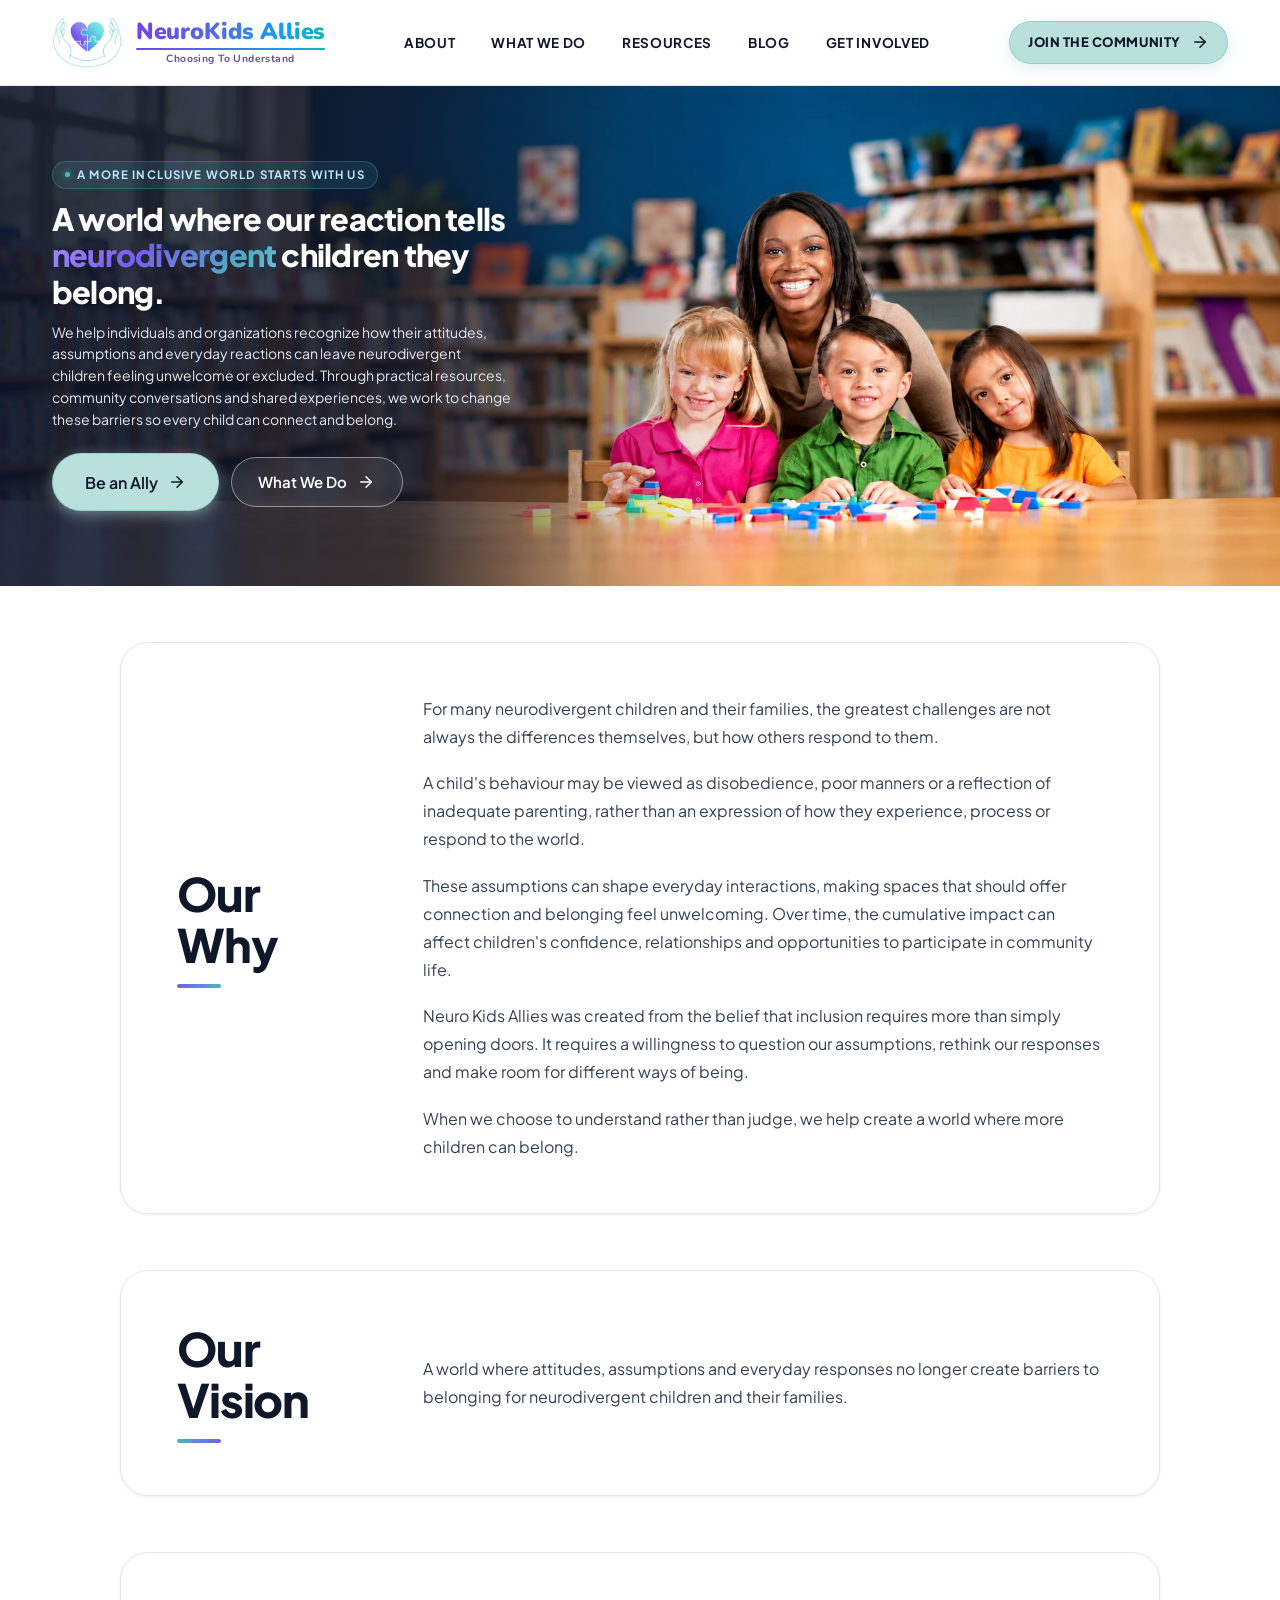
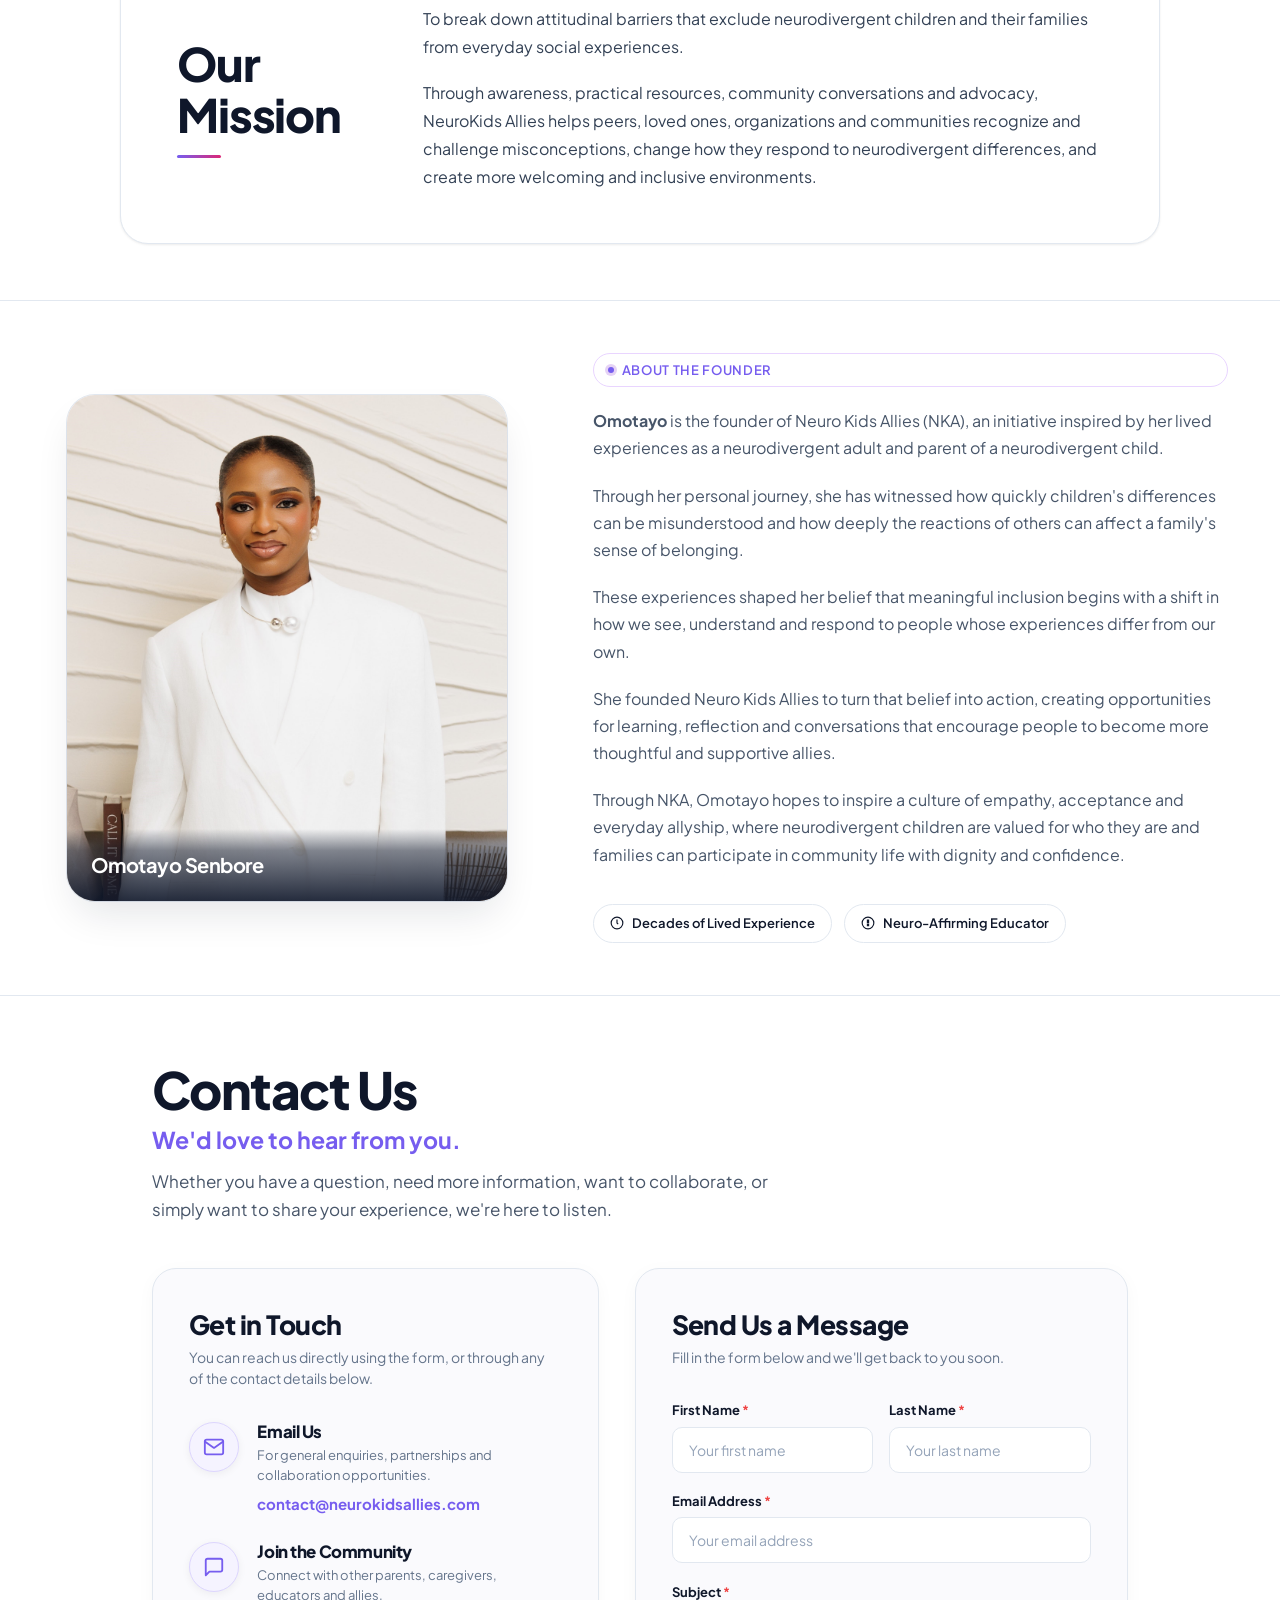
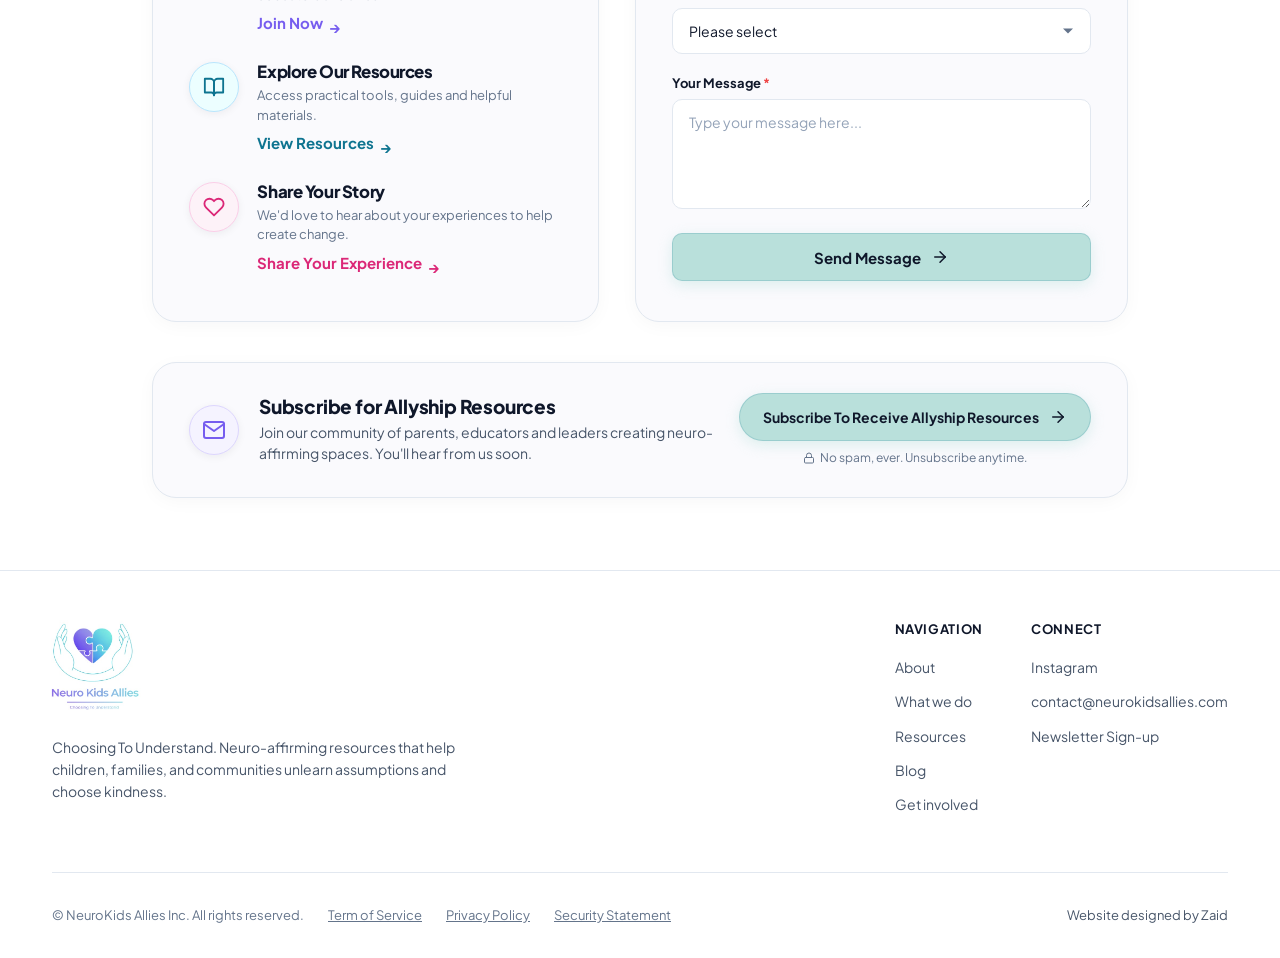
<file: index.html>
<!DOCTYPE html>
<html lang="en">

<head>
  <meta charset="UTF-8">
  <meta name="viewport" content="width=device-width, initial-scale=1.0">
  <title>NeuroKids Allies | Choosing To Understand</title>

  <meta name="description"
    content="Neuro-affirming resources that help children and adults understand peer differences, unlearn assumptions, and choose kindness. Founded by Omotayo Senbore.">
  <meta name="keywords"
    content="neurodiversity, empathy for kids, allyship, inclusive education, neuro-affirming resources, Omotayo Senbore, NeuroKids Allies, Hamilton Ontario">
  <meta name="author" content="NeuroKids Allies Inc.">

  <!-- Open Graph / Social Meta -->
  <meta property="og:type" content="website">
  <meta property="og:title" content="NeuroKids Allies | Choosing To Understand">
  <meta property="og:description"
    content="Neuro-affirming resources that help children and adults understand peer differences, unlearn assumptions, and choose kindness.">
  <meta property="og:image" content="Images/hero-library-kids.png">
  <meta name="twitter:card" content="summary_large_image">

  <!-- Favicon -->
  <link rel="icon" type="image/png" href="Images/favicon.png">

  <!-- Modern Typography (Plus Jakarta Sans, Nunito, Caveat) -->
  <link rel="preconnect" href="https://fonts.googleapis.com">
  <link rel="preconnect" href="https://fonts.gstatic.com" crossorigin>
  <link
    href="https://fonts.googleapis.com/css2?family=Caveat:wght@700&family=Nunito:wght@700;800;900&family=Plus+Jakarta+Sans:wght@400;500;600;700;800&display=swap"
    rel="stylesheet">

  <!-- Stylesheet -->
  <link rel="stylesheet" href="styles.css?v=6.9">
</head>

<body>
  <!-- Accessible Skip Navigation -->
  <a href="#main-content" class="skip-link">Skip to main content</a>

  <!-- =========================================================================
       STICKY HEADER & NAVIGATION
       ========================================================================= -->
  <header class="header" role="banner">
    <div class="container header-container">
      <a href="#hero" class="brand-logo-link" aria-label="NeuroKids Allies Homepage">
        <img src="Images/only logo no text.png" alt="NeuroKids Allies emblem" class="brand-logo-icon" width="70"
          height="52">
        <div class="brand-text-block">
          <span class="brand-name">NeuroKids Allies</span>
          <span class="brand-divider-line" aria-hidden="true"></span>
          <span class="brand-tagline">Choosing To Understand</span>
        </div>
      </a>

      <!-- Desktop Navigation Menu -->
      <nav class="nav-menu" aria-label="Main Navigation">
        <a href="#about" class="nav-link">About</a>
        <a href="what-we-do.html" class="nav-link">What we do</a>
        <a href="resources.html" class="nav-link">Resources</a>
        <a href="blog.html" class="nav-link">Blog</a>
        <a href="#get-involved" class="nav-link">Get involved</a>
      </nav>

      <!-- Header Action -->
      <div class="nav-actions">
        <a href="https://preview.mailerlite.io/forms/2009995/176619972987978844/share" target="_blank"
          rel="noopener noreferrer" class="btn btn-primary btn-sm nav-cta-btn">
          <span>JOIN THE COMMUNITY</span>
          <svg class="btn-icon" viewBox="0 0 24 24" fill="none" stroke="currentColor" stroke-width="2"
            stroke-linecap="round" stroke-linejoin="round" aria-hidden="true">
            <line x1="5" y1="12" x2="19" y2="12"></line>
            <polyline points="12 5 19 12 12 19"></polyline>
          </svg>
        </a>

        <!-- Mobile Toggle Button -->
        <button id="mobile-toggle" class="mobile-toggle" aria-label="Toggle navigation menu" aria-expanded="false"
          aria-controls="mobile-drawer">
          <svg class="hamburger-icon" viewBox="0 0 24 24" fill="none" stroke="currentColor" stroke-width="2"
            stroke-linecap="round" stroke-linejoin="round" aria-hidden="true">
            <line x1="3" y1="12" x2="21" y2="12"></line>
            <line x1="3" y1="6" x2="21" y2="6"></line>
            <line x1="3" y1="18" x2="21" y2="18"></line>
          </svg>
        </button>
      </div>
    </div>

    <!-- Mobile Slide-Down Drawer -->
    <div id="mobile-drawer" class="mobile-drawer" aria-label="Mobile Navigation">
      <ul class="mobile-nav-list">
        <li><a href="#about" class="mobile-nav-link">About</a></li>
        <li><a href="what-we-do.html" class="mobile-nav-link">What we do</a></li>
        <li><a href="resources.html" class="mobile-nav-link">Resources</a></li>
        <li><a href="blog.html" class="mobile-nav-link">Blog</a></li>
        <li><a href="#get-involved" class="mobile-nav-link">Get involved</a></li>
      </ul>
      <div class="mobile-cta-wrapper">
        <a href="https://preview.mailerlite.io/forms/2009995/176619972987978844/share" target="_blank"
          rel="noopener noreferrer" class="btn btn-primary btn-lg" style="width: 100%;">
          <span>JOIN THE COMMUNITY</span>
          <svg class="btn-icon" viewBox="0 0 24 24" fill="none" stroke="currentColor" stroke-width="2"
            aria-hidden="true">
            <line x1="5" y1="12" x2="19" y2="12"></line>
            <polyline points="12 5 19 12 12 19"></polyline>
          </svg>
        </a>
      </div>
    </div>
  </header>

  <main id="main-content">
    <!-- =========================================================================
         HERO SECTION — FULL-WIDTH BACKGROUND PHOTO WITH DARK GRADIENT OVERLAY
         Visual hierarchy matching reference design: full-width photo, dark overlay,
         bold headline with brand-gradient word, supporting text, two buttons (filled & outlined).
         ========================================================================= -->
    <section id="hero" class="hero-section hero-fullwidth" aria-labelledby="hero-heading">
      <div class="hero-overlay" aria-hidden="true"></div>

      <div class="container hero-container">
        <div class="hero-content">
          <!-- Tagline Kicker Pill -->
          <div class="hero-kicker">
            <span class="hero-kicker-dot"></span>
            <span>A MORE INCLUSIVE WORLD STARTS WITH US</span>
          </div>

          <!-- Bold headline with one word given brand-gradient treatment -->
          <h1 id="hero-heading" class="hero-title">
            A world where our reaction tells <span class="brand-gradient-word">neurodivergent</span> children they
            belong.
          </h1>

          <p class="hero-lead">
            We help individuals and organizations recognize how their attitudes, assumptions and everyday reactions can
            leave neurodivergent children feeling unwelcome or excluded. Through practical resources, community
            conversations and shared experiences, we work to change these barriers so every child can connect and
            belong.
          </p>

          <!-- Two Buttons: One Filled (Brand Purple), One Outlined (White/Semi-transparent) -->
          <div class="hero-actions">
            <a href="https://preview.mailerlite.io/forms/2009995/176619972987978844/share" target="_blank"
              rel="noopener noreferrer" class="btn btn-primary btn-lg hero-btn-filled">
              <span>Be an Ally</span>
              <svg class="btn-icon" viewBox="0 0 24 24" fill="none" stroke="currentColor" stroke-width="2"
                stroke-linecap="round" stroke-linejoin="round" aria-hidden="true">
                <line x1="5" y1="12" x2="19" y2="12"></line>
                <polyline points="12 5 19 12 12 19"></polyline>
              </svg>
            </a>

            <a href="what-we-do.html" class="btn btn-hero-outline btn-lg">
              <span>What We Do</span>
              <svg class="btn-icon" viewBox="0 0 24 24" fill="none" stroke="currentColor" stroke-width="2"
                stroke-linecap="round" stroke-linejoin="round" aria-hidden="true">
                <line x1="5" y1="12" x2="19" y2="12"></line>
                <polyline points="12 5 19 12 12 19"></polyline>
              </svg>
            </a>
          </div>
        </div>
      </div>
    </section>

    <!-- =========================================================================
         OUR WHY SECTION
         ========================================================================= -->
    <section id="why-we-exist" class="section why-section" aria-labelledby="why-heading">
      <span id="about" class="scroll-anchor-alias" aria-hidden="true"></span>
      <div class="container">
        <div class="why-card">
          <!-- Left: Heading -->
          <div class="why-heading-col">
            <h2 id="why-heading" class="why-title">
              <span class="why-title-line">Our</span>
              <span class="why-title-line">Why</span>
            </h2>
          </div>

          <!-- Right: Narrative Body -->
          <div class="why-text-body">
            <p class="why-p">
              For many neurodivergent children and their families, the greatest challenges are not always the
              differences themselves, but how others respond to them.
            </p>
            <p class="why-p">
              A child's behaviour may be viewed as disobedience, poor manners or a reflection of inadequate parenting,
              rather than an expression of how they experience, process or respond to the world.
            </p>
            <p class="why-p">
              These assumptions can shape everyday interactions, making spaces that should offer connection and
              belonging feel unwelcoming. Over time, the cumulative impact can affect children's confidence,
              relationships and opportunities to participate in community life.
            </p>
            <p class="why-p">
              Neuro Kids Allies was created from the belief that inclusion requires more than simply opening doors. It
              requires a willingness to question our assumptions, rethink our responses and make room for different ways
              of being.
            </p>
            <p class="why-p">
              When we choose to understand rather than judge, we help create a world where more children can belong.
            </p>
          </div>
        </div>
      </div>
    </section>

    <!-- Backward compatibility alias for #what-we-do anchor -->
    <span id="what-we-do" class="scroll-anchor-alias" aria-hidden="true"></span>

    <!-- =========================================================================
         OUR VISION SECTION
         ========================================================================= -->
    <section id="our-vision" class="section vision-section" aria-labelledby="vision-heading">
      <span id="vision" class="scroll-anchor-alias" aria-hidden="true"></span>
      <div class="container">
        <div class="statement-card vision-card">
          <!-- Left: Heading -->
          <div class="statement-heading-col">
            <h2 id="vision-heading" class="vision-title">
              <span class="statement-title-line">Our</span>
              <span class="statement-title-line">Vision</span>
            </h2>
          </div>
          <!-- Right: Body -->
          <div class="statement-text-body">
            <p class="vision-lead">
              A world where attitudes, assumptions and everyday responses no longer create barriers to belonging for
              neurodivergent children and their families.
            </p>
          </div>
        </div>
      </div>
    </section>

    <!-- =========================================================================
         OUR MISSION SECTION
         ========================================================================= -->
    <section id="our-mission" class="section mission-section" aria-labelledby="mission-heading">
      <span id="mission" class="scroll-anchor-alias" aria-hidden="true"></span>
      <div class="container">
        <div class="statement-card mission-card">
          <!-- Left: Heading -->
          <div class="statement-heading-col">
            <h2 id="mission-heading" class="mission-title">
              <span class="statement-title-line">Our</span>
              <span class="statement-title-line">Mission</span>
            </h2>
          </div>
          <!-- Right: Body -->
          <div class="statement-text-body">
            <p class="mission-lead">
              To break down attitudinal barriers that exclude neurodivergent children and their families from everyday
              social experiences.
            </p>
            <p class="mission-p">
              Through awareness, practical resources, community conversations and advocacy, NeuroKids Allies helps
              peers, loved ones, organizations and communities recognize and challenge misconceptions, change how they
              respond to neurodivergent differences, and create more welcoming and inclusive environments.
            </p>
          </div>
        </div>
      </div>
    </section>

    <!-- =========================================================================
         ABOUT THE FOUNDER SECTION
         ========================================================================= -->
    <section id="founder" class="section founder-section" aria-labelledby="founder-heading">
      <div class="container">
        <div class="founder-grid">
          <!-- Left: Founder High-Resolution Portrait -->
          <div class="founder-photo-container">
            <div class="founder-photo-card">
              <img src="Images/founder-omotayo-full.jpg"
                alt="Omotayo Senbore, founder of NeuroKids Allies, dressed in an elegant white blazer"
                class="founder-img" width="3094" height="2633" loading="lazy">
              <div class="founder-caption-overlay">
                <h3 class="founder-name-tag">Omotayo Senbore</h3>
              </div>
            </div>
          </div>

          <!-- Right: Authentic Founder Story -->
          <div class="founder-content-wrapper">
            <div class="pill-badge pill-badge-purple">
              <span class="pill-dot"></span>
              <span id="founder-heading">About The Founder</span>
            </div>

            <div class="founder-bio">
              <p class="founder-bio-p">
                <strong>Omotayo</strong> is the founder of Neuro Kids Allies (NKA), an initiative inspired by her lived
                experiences as a neurodivergent adult and parent of a neurodivergent child.
              </p>
              <p class="founder-bio-p">
                Through her personal journey, she has witnessed how quickly children's differences can be misunderstood
                and how deeply the reactions of others can affect a family's sense of belonging.
              </p>
              <p class="founder-bio-p">
                These experiences shaped her belief that meaningful inclusion begins with a shift in how we see,
                understand and respond to people whose experiences differ from our own.
              </p>
              <p class="founder-bio-p">
                She founded Neuro Kids Allies to turn that belief into action, creating opportunities for learning,
                reflection and conversations that encourage people to become more thoughtful and supportive allies.
              </p>
              <p class="founder-bio-p">
                Through NKA, Omotayo hopes to inspire a culture of empathy, acceptance and everyday allyship, where
                neurodivergent children are valued for who they are and families can participate in community life with
                dignity and confidence.
              </p>
            </div>

            <!-- Authentic Meta Badges -->
            <div class="founder-meta-tags">
              <span class="meta-tag">
                <svg width="14" height="14" viewBox="0 0 24 24" fill="none" stroke="currentColor" stroke-width="2"
                  aria-hidden="true">
                  <circle cx="12" cy="12" r="10"></circle>
                  <polyline points="12 6 12 12 14 14"></polyline>
                </svg>
                <span>Decades of Lived Experience</span>
              </span>
              <span class="meta-tag">
                <svg width="14" height="14" viewBox="0 0 24 24" fill="none" stroke="currentColor" stroke-width="2"
                  aria-hidden="true">
                  <path d="M12 2a10 10 0 1 0 10 10A10 10 0 0 0 12 2zm1 14.5h-2v-2h2zm0-4.5h-2V7h2z"></path>
                </svg>
                <span>Neuro-Affirming Educator</span>
              </span>
            </div>
          </div>
        </div>
      </div>
    </section>

    <!-- =========================================================================
         CONTACT US & REACH OUT SECTION (Matching Reference Design)
         ========================================================================= -->
    <section id="contact" class="section contact-section" aria-labelledby="contact-heading">
      <span id="be-an-ally" class="scroll-anchor-alias" aria-hidden="true"></span>
      <div class="container contact-container">

        <!-- 1. Contact Header (Without portrait image or rays icon per request) -->
        <div class="contact-header">
          <h2 id="contact-heading" class="contact-main-title">Contact Us</h2>
          <p class="contact-we-love">We'd love to hear from you.</p>
          <p class="contact-lead-desc">
            Whether you have a question, need more information, want to collaborate, or simply want to share your
            experience, we're here to listen.
          </p>
        </div>

        <!-- 2. Main Two-Column Row (Get in Touch | Send Us a Message) -->
        <div class="contact-main-grid">

          <!-- Left Card: Get in Touch -->
          <div class="contact-card contact-touch-card">
            <h3 class="contact-card-title">Get in Touch</h3>
            <p class="contact-card-subtitle">
              You can reach us directly using the form, or through any of the contact details below.
            </p>

            <div class="contact-channels-list">
              <!-- Channel 1: Email Us -->
              <div class="contact-channel-item">
                <div class="channel-icon-badge badge-purple" aria-hidden="true">
                  <svg width="22" height="22" viewBox="0 0 24 24" fill="none" stroke="currentColor" stroke-width="2"
                    stroke-linecap="round" stroke-linejoin="round">
                    <path d="M4 4h16c1.1 0 2 .9 2 2v12c0 1.1-.9 2-2 2H4c-1.1 0-2-.9-2-2V6c0-1.1.9-2 2-2z"></path>
                    <polyline points="22,6 12,13 2,6"></polyline>
                  </svg>
                </div>
                <div class="channel-content">
                  <h4 class="channel-heading">Email Us</h4>
                  <p class="channel-desc">For general enquiries, partnerships and collaboration opportunities.</p>
                  <a href="mailto:contact@neurokidsallies.com" class="channel-email-link">contact@neurokidsallies.com</a>
                </div>
              </div>

              <!-- Channel 2: Join the Community -->
              <div class="contact-channel-item">
                <div class="channel-icon-badge badge-purple" aria-hidden="true">
                  <svg width="22" height="22" viewBox="0 0 24 24" fill="none" stroke="currentColor" stroke-width="2"
                    stroke-linecap="round" stroke-linejoin="round">
                    <path d="M21 15a2 2 0 0 1-2 2H7l-4 4V5a2 2 0 0 1 2-2h14a2 2 0 0 1 2 2z"></path>
                  </svg>
                </div>
                <div class="channel-content">
                  <h4 class="channel-heading">Join the Community</h4>
                  <p class="channel-desc">Connect with other parents, caregivers, educators and allies.</p>
                  <a href="https://preview.mailerlite.io/forms/2009995/176619972987978844/share" target="_blank"
                    rel="noopener noreferrer" class="channel-action-link link-purple">
                    <span>Join Now</span>
                    <span class="link-arrow">&rarr;</span>
                  </a>
                </div>
              </div>

              <!-- Channel 3: Explore Our Resources -->
              <div class="contact-channel-item">
                <div class="channel-icon-badge badge-teal" aria-hidden="true">
                  <svg width="22" height="22" viewBox="0 0 24 24" fill="none" stroke="currentColor" stroke-width="2"
                    stroke-linecap="round" stroke-linejoin="round">
                    <path d="M2 3h6a4 4 0 0 1 4 4v14a3 3 0 0 0-3-3H2z"></path>
                    <path d="M22 3h-6a4 4 0 0 0-4 4v14a3 3 0 0 1 3-3h7z"></path>
                  </svg>
                </div>
                <div class="channel-content">
                  <h4 class="channel-heading">Explore Our Resources</h4>
                  <p class="channel-desc">Access practical tools, guides and helpful materials.</p>
                  <a href="resources.html" class="channel-action-link link-teal">
                    <span>View Resources</span>
                    <span class="link-arrow">&rarr;</span>
                  </a>
                </div>
              </div>

              <!-- Channel 4: Share Your Story -->
              <div class="contact-channel-item">
                <div class="channel-icon-badge badge-pink" aria-hidden="true">
                  <svg width="22" height="22" viewBox="0 0 24 24" fill="none" stroke="currentColor" stroke-width="2"
                    stroke-linecap="round" stroke-linejoin="round">
                    <path
                      d="M20.84 4.61a5.5 5.5 0 0 0-7.78 0L12 5.67l-1.06-1.06a5.5 5.5 0 0 0-7.78 7.78l1.06 1.06L12 21.23l7.78-7.78 1.06-1.06a5.5 5.5 0 0 0 0-7.78z">
                    </path>
                  </svg>
                </div>
                <div class="channel-content">
                  <h4 class="channel-heading">Share Your Story</h4>
                  <p class="channel-desc">We'd love to hear about your experiences to help create change.</p>
                  <a href="#contact" class="channel-action-link link-pink">
                    <span>Share Your Experience</span>
                    <span class="link-arrow">&rarr;</span>
                  </a>
                </div>
              </div>
            </div>
          </div>

          <!-- Right Card: Send Us a Message Form -->
          <div class="contact-card contact-message-card">
            <h3 class="contact-card-title">Send Us a Message</h3>
            <p class="contact-card-subtitle">
              Fill in the form below and we'll get back to you soon.
            </p>

            <form class="contact-form-layout" id="contact-message-form">
              <!-- Name Row (Two Columns) -->
              <div class="form-row-two-col">
                <div class="form-group">
                  <label for="contact-first-name" class="form-label">First Name <span
                      class="required-star">*</span></label>
                  <input type="text" id="contact-first-name" name="firstName" required placeholder="Your first name"
                    class="form-input">
                </div>
                <div class="form-group">
                  <label for="contact-last-name" class="form-label">Last Name <span
                      class="required-star">*</span></label>
                  <input type="text" id="contact-last-name" name="lastName" required placeholder="Your last name"
                    class="form-input">
                </div>
              </div>

              <!-- Email Address Row -->
              <div class="form-group">
                <label for="contact-email" class="form-label">Email Address <span class="required-star">*</span></label>
                <input type="email" id="contact-email" name="email" required placeholder="Your email address"
                  class="form-input">
              </div>

              <!-- Subject Row -->
              <div class="form-group">
                <label for="contact-subject" class="form-label">Subject <span class="required-star">*</span></label>
                <div class="select-field-wrap">
                  <select id="contact-subject" name="subject" required class="form-input form-select">
                    <option value="" disabled selected>Please select</option>
                    <option value="General Enquiry">General Enquiry</option>
                    <option value="Community Programs">Community Programs &amp; Spaces</option>
                    <option value="Partnership">Partnerships &amp; Collaborations</option>
                    <option value="Allyship Resources">Allyship Resources</option>
                    <option value="Other">Other</option>
                  </select>
                </div>
              </div>

              <!-- Your Message Row -->
              <div class="form-group">
                <label for="contact-message" class="form-label">Your Message <span
                    class="required-star">*</span></label>
                <textarea id="contact-message" name="message" required rows="4" placeholder="Type your message here..."
                  class="form-input form-textarea"></textarea>
              </div>

              <!-- Submit Button -->
              <button type="submit" class="btn btn-primary btn-lg contact-send-btn">
                <span>Send Message</span>
                <svg class="btn-icon" viewBox="0 0 24 24" fill="none" stroke="currentColor" stroke-width="2"
                  stroke-linecap="round" stroke-linejoin="round" aria-hidden="true">
                  <line x1="5" y1="12" x2="19" y2="12"></line>
                  <polyline points="12 5 19 12 12 19"></polyline>
                </svg>
              </button>
            </form>
          </div>
        </div>

        <!-- 3. Full-Width Subscribe Banner -->
        <span id="get-involved" class="scroll-anchor-alias" aria-hidden="true"></span>
        <div class="contact-subscribe-banner">
          <div class="banner-left">
            <div class="banner-icon-badge" aria-hidden="true">
              <svg width="24" height="24" viewBox="0 0 24 24" fill="none" stroke="currentColor" stroke-width="2"
                stroke-linecap="round" stroke-linejoin="round">
                <path d="M4 4h16c1.1 0 2 .9 2 2v12c0 1.1-.9 2-2 2H4c-1.1 0-2-.9-2-2V6c0-1.1.9-2 2-2z"></path>
                <polyline points="22,6 12,13 2,6"></polyline>
              </svg>
            </div>
            <div class="banner-text">
              <h3 class="banner-title">Subscribe for Allyship Resources</h3>
              <p class="banner-desc">
                Join our community of parents, educators and leaders creating neuro-affirming spaces. You'll hear from
                us soon.
              </p>
            </div>
          </div>

          <div class="banner-right">
            <a href="https://preview.mailerlite.io/forms/2009995/176619972987978844/share" target="_blank"
              rel="noopener noreferrer" class="btn btn-primary banner-btn">
              <span>Subscribe To Receive Allyship Resources</span>
              <svg class="btn-icon" viewBox="0 0 24 24" fill="none" stroke="currentColor" stroke-width="2"
                stroke-linecap="round" stroke-linejoin="round" aria-hidden="true">
                <line x1="5" y1="12" x2="19" y2="12"></line>
                <polyline points="12 5 19 12 12 19"></polyline>
              </svg>
            </a>
            <span class="banner-disclaimer">
              <svg width="12" height="12" viewBox="0 0 24 24" fill="none" stroke="currentColor" stroke-width="2"
                stroke-linecap="round" stroke-linejoin="round" aria-hidden="true">
                <rect x="3" y="11" width="18" height="11" rx="2" ry="2"></rect>
                <path d="M7 11V7a5 5 0 0 1 10 0v4"></path>
              </svg>
              <span>No spam, ever. Unsubscribe anytime.</span>
            </span>
          </div>
        </div>

      </div>
    </section>
  </main>

  <!-- =========================================================================
       FOOTER
       ========================================================================= -->
  <footer class="footer" role="contentinfo">
    <div class="container">
      <div class="footer-top">
        <div class="footer-brand">
          <a href="#hero" class="footer-brand-link" aria-label="NeuroKids Allies Homepage">
            <img src="Images/logo real.jpeg" alt="NeuroKids Allies - Choosing To Understand" class="footer-brand-logo" width="140"
              height="140">
          </a>
          <p class="footer-tagline">
            Choosing To Understand. Neuro-affirming resources that help children, families, and communities unlearn
            assumptions and choose kindness.
          </p>
        </div>

        <div class="footer-links-group">
          <!-- Quick Nav -->
          <div class="footer-links-col">
            <p class="footer-col-title">Navigation</p>
            <a href="#about" class="footer-link">About</a>
            <a href="what-we-do.html" class="footer-link">What we do</a>
            <a href="resources.html" class="footer-link">Resources</a>
            <a href="blog.html" class="footer-link">Blog</a>
            <a href="#get-involved" class="footer-link">Get involved</a>
          </div>

          <!-- Community -->
          <div class="footer-links-col">
            <p class="footer-col-title">Connect</p>
            <a href="https://www.instagram.com/neurokidsallies?igsh=NGVwZnY3bG5yYnE=" target="_blank"
              rel="noopener noreferrer" class="footer-link">Instagram</a>
            <a href="mailto:contact@neurokidsallies.com" class="footer-link">contact@neurokidsallies.com</a>
            <a href="https://preview.mailerlite.io/forms/2009995/176619972987978844/share" target="_blank"
              rel="noopener noreferrer" class="footer-link">Newsletter Sign-up</a>
          </div>
        </div>
      </div>

      <!-- Real Legal Footer Content from Live Site + Required Credit -->
      <div class="footer-bottom">
        <div class="footer-legal-links">
          <span>&copy; NeuroKids Allies Inc. All rights reserved.</span>
          <button class="footer-legal-btn" data-policy="terms">Term of Service</button>
          <button class="footer-legal-btn" data-policy="privacy">Privacy Policy</button>
          <button class="footer-legal-btn" data-policy="security">Security Statement</button>
        </div>
        <div class="footer-credit">
          Website designed by Zaid
        </div>
      </div>
    </div>
  </footer>

  <!-- =========================================================================
       ACCESSIBLE POLICY MODAL
       ========================================================================= -->
  <div id="policy-modal" class="modal-overlay" aria-hidden="true" role="dialog" aria-modal="true"
    aria-labelledby="modal-title">
    <div class="modal-card">
      <button id="modal-close-btn" class="modal-close-btn" aria-label="Close dialog">
        <svg width="20" height="20" viewBox="0 0 24 24" fill="none" stroke="currentColor" stroke-width="2"
          aria-hidden="true">
          <line x1="18" y1="6" x2="6" y2="18"></line>
          <line x1="6" y1="6" x2="18" y2="18"></line>
        </svg>
      </button>
      <h3 id="modal-title" class="modal-title">Policy Title</h3>
      <div id="modal-body" class="modal-body">
        <!-- Injected via JavaScript -->
      </div>
    </div>
  </div>

  <!-- Main JavaScript File -->
  <script src="app.js?v=2.2"></script>
</body>

</html>
</file>
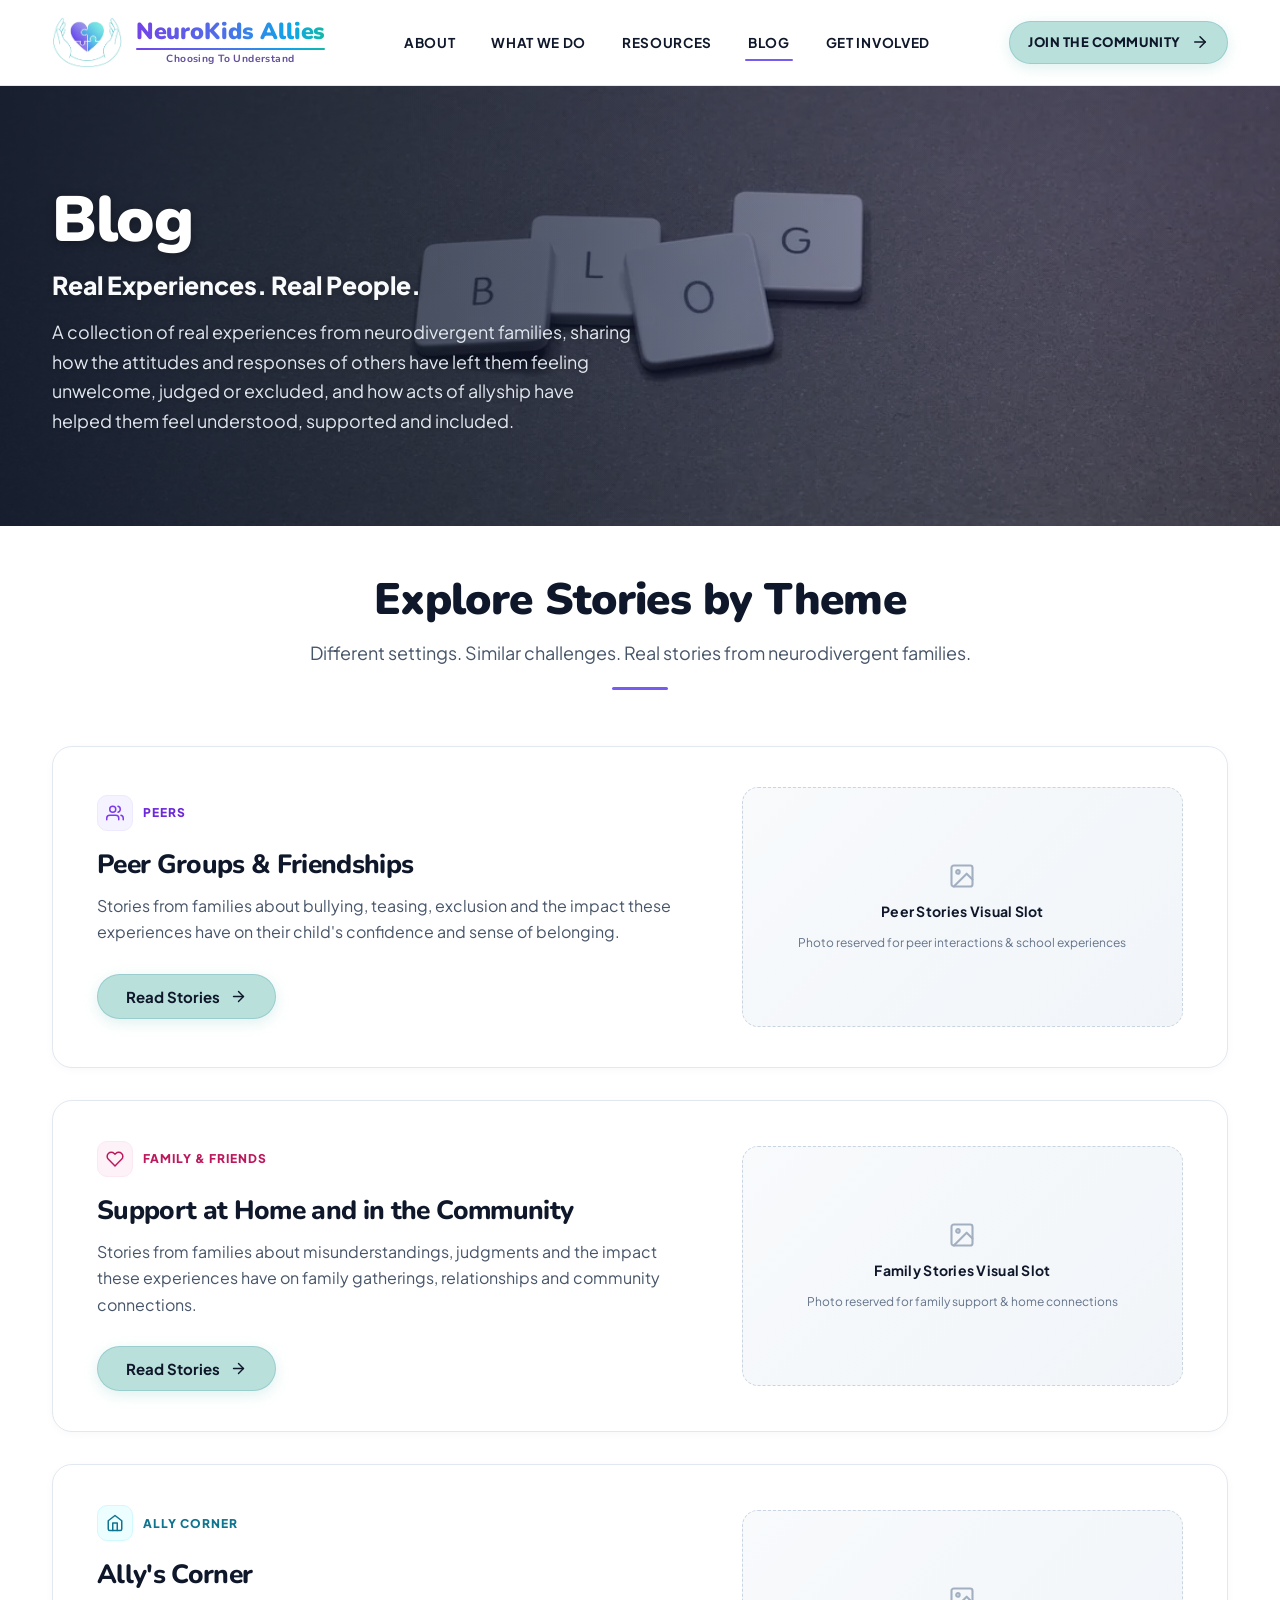
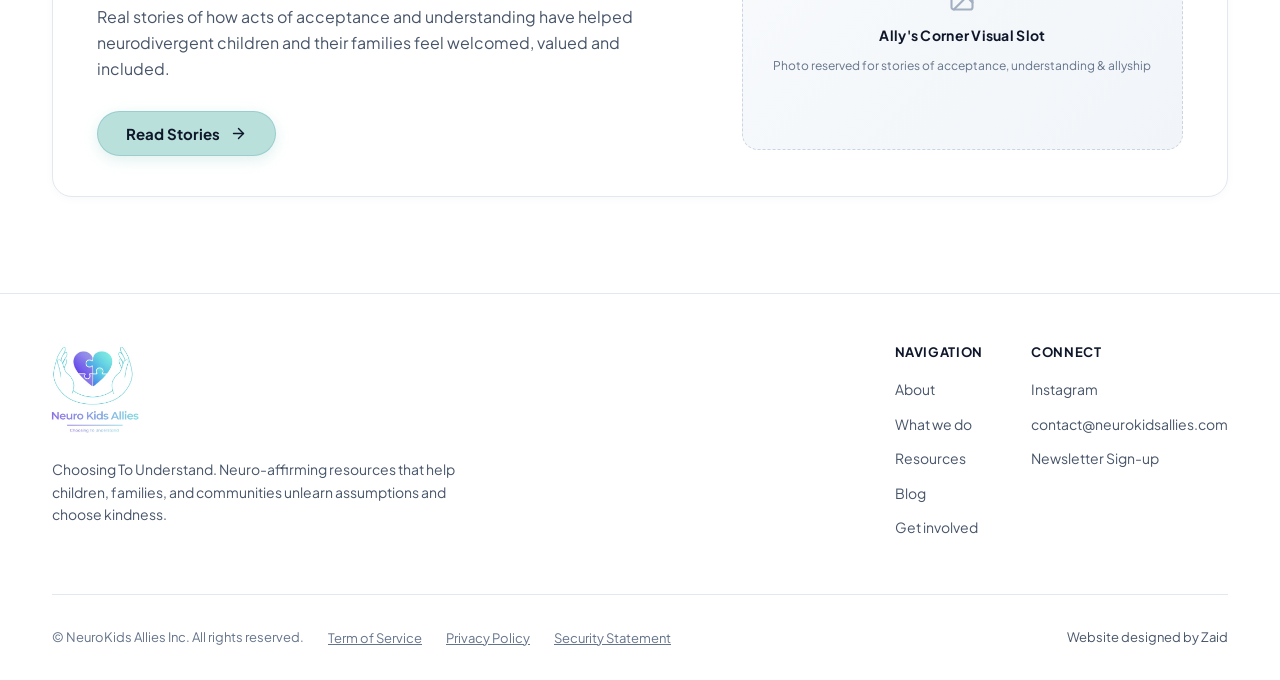
<file: blog.html>
<!DOCTYPE html>
<html lang="en">
<head>
  <meta charset="UTF-8">
  <meta name="viewport" content="width=device-width, initial-scale=1.0">
  <title>Blog — Real Experiences &amp; Stories | NeuroKids Allies</title>
  <meta name="description" content="A collection of real experiences from neurodivergent families, sharing how the attitudes and responses of others have left them feeling unwelcome, judged or excluded, and how acts of allyship have helped them feel understood, supported and included.">
  <meta name="theme-color" content="#765DEF">

  <!-- Open Graph / Meta -->
  <meta property="og:type" content="website">
  <meta property="og:title" content="Blog — Real Experiences &amp; Stories | NeuroKids Allies">
  <meta property="og:description" content="A collection of real experiences from neurodivergent families, sharing how the attitudes and responses of others have left them feeling unwelcome, judged or excluded, and how acts of allyship have helped them feel understood, supported and included.">

  <!-- Favicon -->
  <link rel="icon" type="image/png" href="Images/only logo no text.png">

  <!-- Google Fonts: Plus Jakarta Sans & Nunito -->
  <link rel="preconnect" href="https://fonts.googleapis.com">
  <link rel="preconnect" href="https://fonts.gstatic.com" crossorigin>
  <link href="https://fonts.googleapis.com/css2?family=Nunito:wght@700;800;900&family=Plus+Jakarta+Sans:wght@400;500;600;700;800&display=swap" rel="stylesheet">

  <!-- Main Stylesheet -->
  <link rel="stylesheet" href="styles.css?v=6.9">
</head>
<body class="blog-page">

  <!-- =========================================================================
       STICKY HEADER & NAVIGATION
       ========================================================================= -->
  <header class="header" role="banner">
    <div class="container header-container">
      <a href="index.html" class="brand-logo-link" aria-label="NeuroKids Allies Homepage">
        <img src="Images/only logo no text.png" alt="NeuroKids Allies emblem" class="brand-logo-icon" width="70" height="52">
        <div class="brand-text-block">
          <span class="brand-name">NeuroKids Allies</span>
          <span class="brand-divider-line" aria-hidden="true"></span>
          <span class="brand-tagline">Choosing To Understand</span>
        </div>
      </a>

      <!-- Desktop Navigation Menu -->
      <nav class="nav-menu" aria-label="Main Navigation">
        <a href="index.html#about" class="nav-link">About</a>
        <a href="what-we-do.html" class="nav-link">What we do</a>
        <a href="resources.html" class="nav-link">Resources</a>
        <a href="blog.html" class="nav-link active" aria-current="page">Blog</a>
        <a href="index.html#get-involved" class="nav-link">Get involved</a>
      </nav>

      <!-- Header Action -->
      <div class="nav-actions">
        <a href="https://preview.mailerlite.io/forms/2009995/176619972987978844/share" target="_blank" rel="noopener noreferrer" class="btn btn-primary btn-sm nav-cta-btn">
          <span>JOIN THE COMMUNITY</span>
          <svg class="btn-icon" viewBox="0 0 24 24" fill="none" stroke="currentColor" stroke-width="2" stroke-linecap="round" stroke-linejoin="round" aria-hidden="true">
            <line x1="5" y1="12" x2="19" y2="12"></line>
            <polyline points="12 5 19 12 12 19"></polyline>
          </svg>
        </a>

        <!-- Mobile Toggle Button -->
        <button id="mobile-toggle" class="mobile-toggle" aria-label="Toggle navigation menu" aria-expanded="false" aria-controls="mobile-drawer">
          <svg class="hamburger-icon" viewBox="0 0 24 24" fill="none" stroke="currentColor" stroke-width="2" stroke-linecap="round" stroke-linejoin="round" aria-hidden="true">
            <line x1="3" y1="12" x2="21" y2="12"></line>
            <line x1="3" y1="6" x2="21" y2="6"></line>
            <line x1="3" y1="18" x2="21" y2="18"></line>
          </svg>
        </button>
      </div>
    </div>

    <!-- Mobile Slide-Down Drawer -->
    <div id="mobile-drawer" class="mobile-drawer" aria-label="Mobile Navigation">
      <ul class="mobile-nav-list">
        <li><a href="index.html#about" class="mobile-nav-link">About</a></li>
        <li><a href="what-we-do.html" class="mobile-nav-link">What we do</a></li>
        <li><a href="resources.html" class="mobile-nav-link">Resources</a></li>
        <li><a href="blog.html" class="mobile-nav-link active">Blog</a></li>
        <li><a href="index.html#get-involved" class="mobile-nav-link">Get involved</a></li>
      </ul>
      <div class="mobile-cta-wrapper">
        <a href="https://preview.mailerlite.io/forms/2009995/176619972987978844/share" target="_blank" rel="noopener noreferrer" class="btn btn-primary btn-lg" style="width: 100%;">
          <span>JOIN THE COMMUNITY</span>
          <svg class="btn-icon" viewBox="0 0 24 24" fill="none" stroke="currentColor" stroke-width="2" aria-hidden="true">
            <line x1="5" y1="12" x2="19" y2="12"></line>
            <polyline points="12 5 19 12 12 19"></polyline>
          </svg>
        </a>
      </div>
    </div>
  </header>

  <main id="main-content">
    <!-- =========================================================================
         BLOG HERO SECTION
         ========================================================================= -->
    <section class="blog-hero-section" aria-labelledby="blog-hero-title">
      <div class="blog-hero-overlay" aria-hidden="true"></div>
      <div class="container blog-hero-container">
        <div class="blog-hero-content">
          <h1 id="blog-hero-title" class="blog-hero-title">Blog</h1>
          <p class="blog-hero-subtitle">Real Experiences. Real People.</p>
          <p class="blog-hero-desc">A collection of real experiences from neurodivergent families, sharing how the attitudes and responses of others have left them feeling unwelcome, judged or excluded, and how acts of allyship have helped them feel understood, supported and included.</p>
        </div>
      </div>
    </section>

    <!-- =========================================================================
         EXPLORE STORIES BY THEME
         ========================================================================= -->
    <section class="blog-themes-section" aria-labelledby="theme-section-title">
      <div class="container">
        <!-- Section Header -->
        <div class="stories-theme-header">
          <h2 id="theme-section-title" class="stories-theme-title">Explore Stories by Theme</h2>
          <p class="stories-theme-subtitle">Different settings. Similar challenges. Real stories from neurodivergent families.</p>
          <div class="theme-divider-line" aria-hidden="true"></div>
        </div>

        <!-- 3 Horizontal Theme Cards -->
        <div class="theme-cards-stack">
          
          <!-- Card 1: Peers (Purple) -->
          <article class="theme-story-card theme-card-purple">
            <div class="theme-card-body">
              <div class="theme-badge-row">
                <div class="theme-badge-icon purple" aria-hidden="true">
                  <svg viewBox="0 0 24 24" fill="none" stroke="currentColor" stroke-width="2" stroke-linecap="round" stroke-linejoin="round">
                    <path d="M17 21v-2a4 4 0 0 0-4-4H5a4 4 0 0 0-4 4v2"></path>
                    <circle cx="9" cy="7" r="4"></circle>
                    <path d="M23 21v-2a4 4 0 0 0-3-3.87"></path>
                    <path d="M16 3.13a4 4 0 0 1 0 7.75"></path>
                  </svg>
                </div>
                <span class="theme-tag purple">PEERS</span>
              </div>
              <h3 class="theme-card-title">Peer Groups &amp; Friendships</h3>
              <p class="theme-card-desc">Stories from families about bullying, teasing, exclusion and the impact these experiences have on their child's confidence and sense of belonging.</p>
              <button type="button" class="btn-theme-action purple btn-read-stories">
                <span>Read Stories</span>
                <svg viewBox="0 0 24 24" fill="none" stroke="currentColor" stroke-width="2" stroke-linecap="round" stroke-linejoin="round" aria-hidden="true">
                  <line x1="5" y1="12" x2="19" y2="12"></line>
                  <polyline points="12 5 19 12 12 19"></polyline>
                </svg>
              </button>
            </div>
            <!-- Styled visual placeholder (no images used) -->
            <div class="theme-img-placeholder purple" role="img" aria-label="Peer stories image slot">
              <svg viewBox="0 0 24 24" fill="none" stroke="currentColor" stroke-width="1.8" stroke-linecap="round" stroke-linejoin="round" aria-hidden="true">
                <rect x="3" y="3" width="18" height="18" rx="2" ry="2"></rect>
                <circle cx="8.5" cy="8.5" r="1.5"></circle>
                <polyline points="21 15 16 10 5 21"></polyline>
              </svg>
              <span class="placeholder-title">Peer Stories Visual Slot</span>
              <span class="placeholder-hint">Photo reserved for peer interactions &amp; school experiences</span>
            </div>
          </article>

          <!-- Card 2: Family & Friends (Pink) -->
          <article class="theme-story-card theme-card-pink">
            <div class="theme-card-body">
              <div class="theme-badge-row">
                <div class="theme-badge-icon pink" aria-hidden="true">
                  <svg viewBox="0 0 24 24" fill="none" stroke="currentColor" stroke-width="2" stroke-linecap="round" stroke-linejoin="round">
                    <path d="M20.84 4.61a5.5 5.5 0 0 0-7.78 0L12 5.67l-1.06-1.06a5.5 5.5 0 0 0-7.78 7.78l1.06 1.06L12 21.23l7.78-7.78 1.06-1.06a5.5 5.5 0 0 0 0-7.78z"></path>
                  </svg>
                </div>
                <span class="theme-tag pink">FAMILY &amp; FRIENDS</span>
              </div>
              <h3 class="theme-card-title">Support at Home and in the Community</h3>
              <p class="theme-card-desc">Stories from families about misunderstandings, judgments and the impact these experiences have on family gatherings, relationships and community connections.</p>
              <button type="button" class="btn-theme-action pink btn-read-stories">
                <span>Read Stories</span>
                <svg viewBox="0 0 24 24" fill="none" stroke="currentColor" stroke-width="2" stroke-linecap="round" stroke-linejoin="round" aria-hidden="true">
                  <line x1="5" y1="12" x2="19" y2="12"></line>
                  <polyline points="12 5 19 12 12 19"></polyline>
                </svg>
              </button>
            </div>
            <!-- Styled visual placeholder (no images used) -->
            <div class="theme-img-placeholder pink" role="img" aria-label="Family stories image slot">
              <svg viewBox="0 0 24 24" fill="none" stroke="currentColor" stroke-width="1.8" stroke-linecap="round" stroke-linejoin="round" aria-hidden="true">
                <rect x="3" y="3" width="18" height="18" rx="2" ry="2"></rect>
                <circle cx="8.5" cy="8.5" r="1.5"></circle>
                <polyline points="21 15 16 10 5 21"></polyline>
              </svg>
              <span class="placeholder-title">Family Stories Visual Slot</span>
              <span class="placeholder-hint">Photo reserved for family support &amp; home connections</span>
            </div>
          </article>

          <!-- Card 3: Ally's Corner (Teal) -->
          <article class="theme-story-card theme-card-teal">
            <div class="theme-card-body">
              <div class="theme-badge-row">
                <div class="theme-badge-icon teal" aria-hidden="true">
                  <svg viewBox="0 0 24 24" fill="none" stroke="currentColor" stroke-width="2" stroke-linecap="round" stroke-linejoin="round">
                    <path d="M3 9l9-7 9 7v11a2 2 0 0 1-2 2H5a2 2 0 0 1-2-2z"></path>
                    <polyline points="9 22 9 12 15 12 15 22"></polyline>
                  </svg>
                </div>
                <span class="theme-tag teal">ALLY CORNER</span>
              </div>
              <h3 class="theme-card-title">Ally's Corner</h3>
              <p class="theme-card-desc">Real stories of how acts of acceptance and understanding have helped neurodivergent children and their families feel welcomed, valued and included.</p>
              <button type="button" class="btn-theme-action teal btn-read-stories">
                <span>Read Stories</span>
                <svg viewBox="0 0 24 24" fill="none" stroke="currentColor" stroke-width="2" stroke-linecap="round" stroke-linejoin="round" aria-hidden="true">
                  <line x1="5" y1="12" x2="19" y2="12"></line>
                  <polyline points="12 5 19 12 12 19"></polyline>
                </svg>
              </button>
            </div>
            <!-- Styled visual placeholder (no images used) -->
            <div class="theme-img-placeholder teal" role="img" aria-label="Ally's Corner stories image slot">
              <svg viewBox="0 0 24 24" fill="none" stroke="currentColor" stroke-width="1.8" stroke-linecap="round" stroke-linejoin="round" aria-hidden="true">
                <rect x="3" y="3" width="18" height="18" rx="2" ry="2"></rect>
                <circle cx="8.5" cy="8.5" r="1.5"></circle>
                <polyline points="21 15 16 10 5 21"></polyline>
              </svg>
              <span class="placeholder-title">Ally's Corner Visual Slot</span>
              <span class="placeholder-hint">Photo reserved for stories of acceptance, understanding &amp; allyship</span>
            </div>
          </article>

        </div>
      </div>
    </section>
  </main>

  <!-- =========================================================================
       FOOTER SECTION
       ========================================================================= -->
  <footer class="footer" role="contentinfo">
    <div class="container">
      <div class="footer-top">
        <!-- Brand Summary -->
        <div class="footer-brand">
          <a href="index.html" class="footer-brand-link" aria-label="NeuroKids Allies Homepage">
            <img src="Images/logo real.jpeg" alt="NeuroKids Allies - Choosing To Understand" class="footer-brand-logo" width="140" height="140">
          </a>
          <p class="footer-tagline">
            Choosing To Understand. Neuro-affirming resources that help children, families, and communities unlearn assumptions and choose kindness.
          </p>
        </div>

        <div class="footer-links-group">
          <!-- Quick Nav -->
          <div class="footer-links-col">
            <p class="footer-col-title">Navigation</p>
            <a href="index.html#about" class="footer-link">About</a>
            <a href="what-we-do.html" class="footer-link">What we do</a>
            <a href="resources.html" class="footer-link">Resources</a>
            <a href="blog.html" class="footer-link">Blog</a>
            <a href="index.html#get-involved" class="footer-link">Get involved</a>
          </div>

          <!-- Community -->
          <div class="footer-links-col">
            <p class="footer-col-title">Connect</p>
            <a href="https://www.instagram.com/neurokidsallies?igsh=NGVwZnY3bG5yYnE=" target="_blank" rel="noopener noreferrer" class="footer-link">Instagram</a>
            <a href="mailto:contact@neurokidsallies.com" class="footer-link">contact@neurokidsallies.com</a>
            <a href="https://preview.mailerlite.io/forms/2009995/176619972987978844/share" target="_blank" rel="noopener noreferrer" class="footer-link">Newsletter Sign-up</a>
          </div>
        </div>
      </div>

      <!-- Real Legal Footer Content from Live Site + Required Credit -->
      <div class="footer-bottom">
        <div class="footer-legal-links">
          <span>&copy; NeuroKids Allies Inc. All rights reserved.</span>
          <button class="footer-legal-btn" data-policy="terms">Term of Service</button>
          <button class="footer-legal-btn" data-policy="privacy">Privacy Policy</button>
          <button class="footer-legal-btn" data-policy="security">Security Statement</button>
        </div>
        <div class="footer-credit">
          Website designed by Zaid
        </div>
      </div>
    </div>
  </footer>

  <!-- =========================================================================
       ACCESSIBLE POLICY MODAL
       ========================================================================= -->
  <div id="policy-modal" class="modal-overlay" aria-hidden="true" role="dialog" aria-modal="true" aria-labelledby="modal-title">
    <div class="modal-card">
      <button id="modal-close-btn" class="modal-close-btn" aria-label="Close dialog">
        <svg width="20" height="20" viewBox="0 0 24 24" fill="none" stroke="currentColor" stroke-width="2" aria-hidden="true">
          <line x1="18" y1="6" x2="6" y2="18"></line>
          <line x1="6" y1="6" x2="18" y2="18"></line>
        </svg>
      </button>
      <h3 id="modal-title" class="modal-title">Policy Title</h3>
      <div id="modal-body" class="modal-body">
        <!-- Injected via JavaScript -->
      </div>
    </div>
  </div>

  <!-- Main JavaScript File -->
  <script src="app.js?v=2.2"></script>
</body>
</html>
</file>
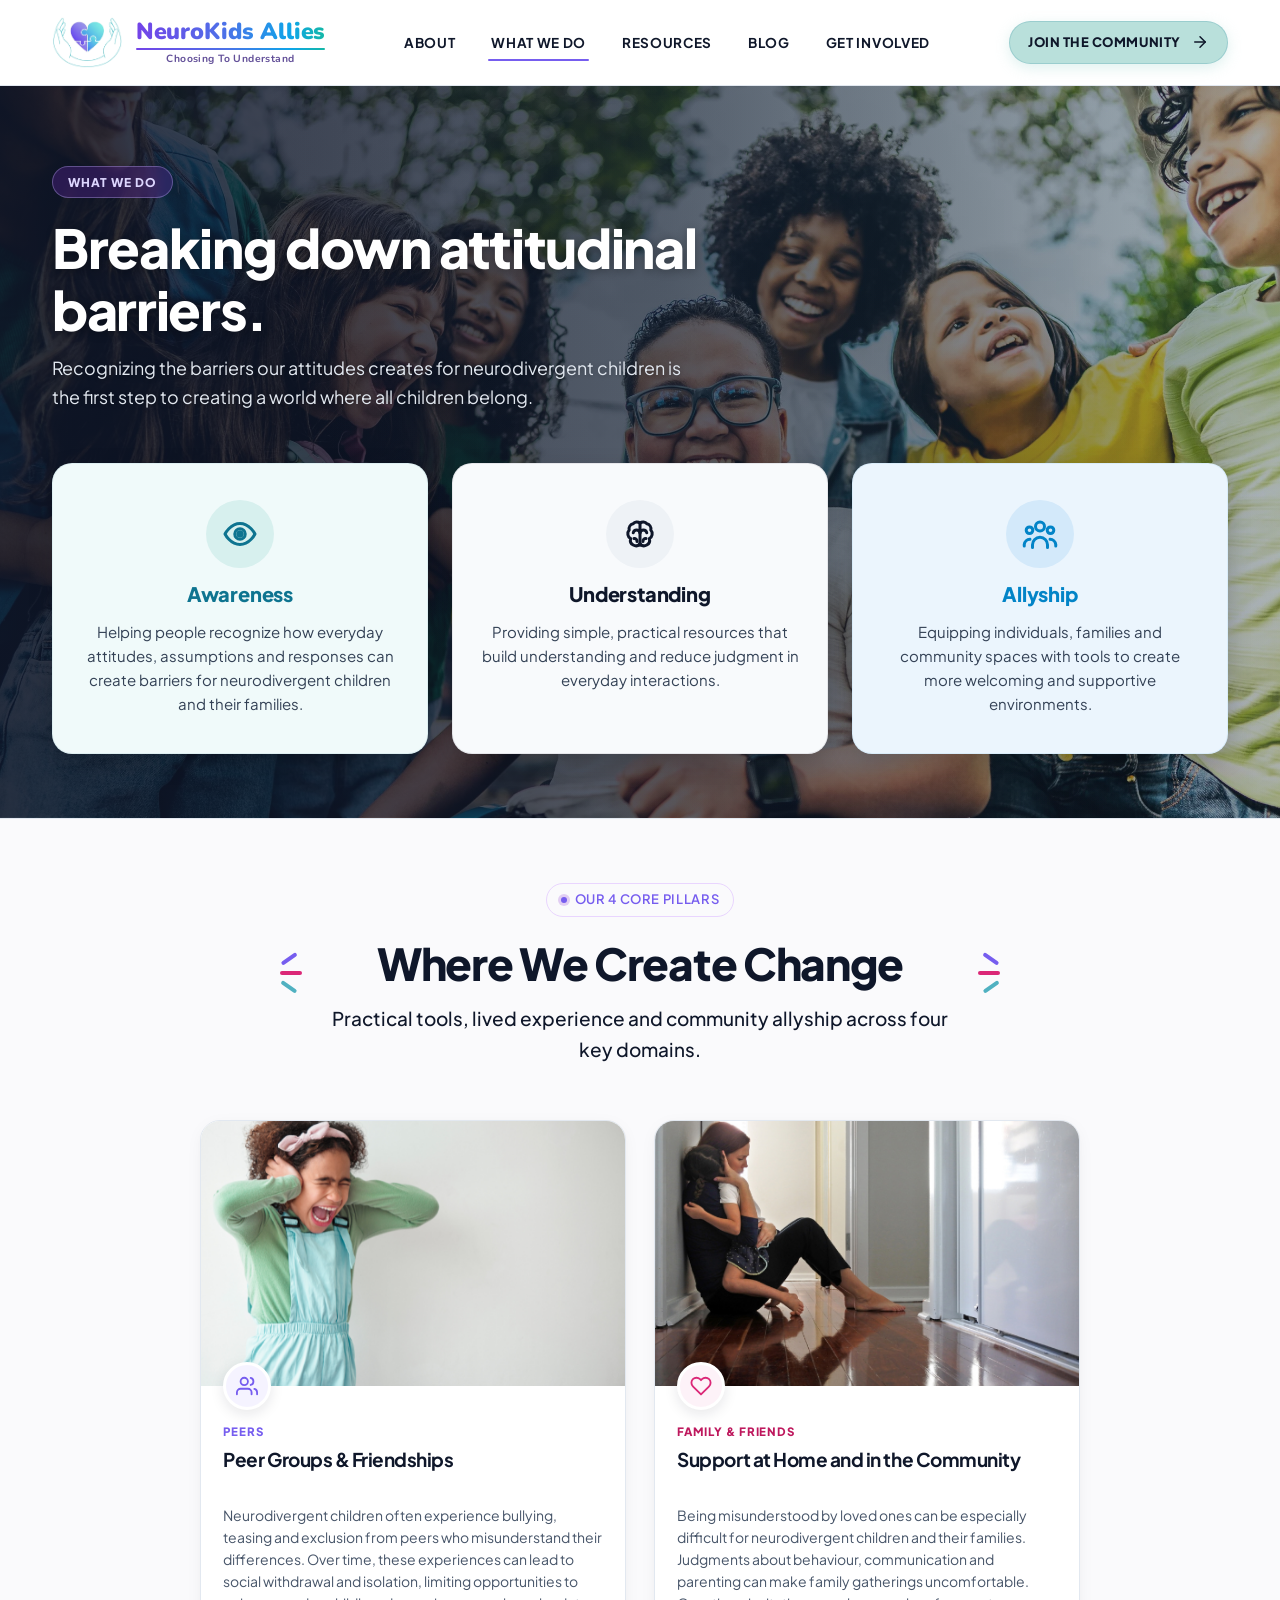
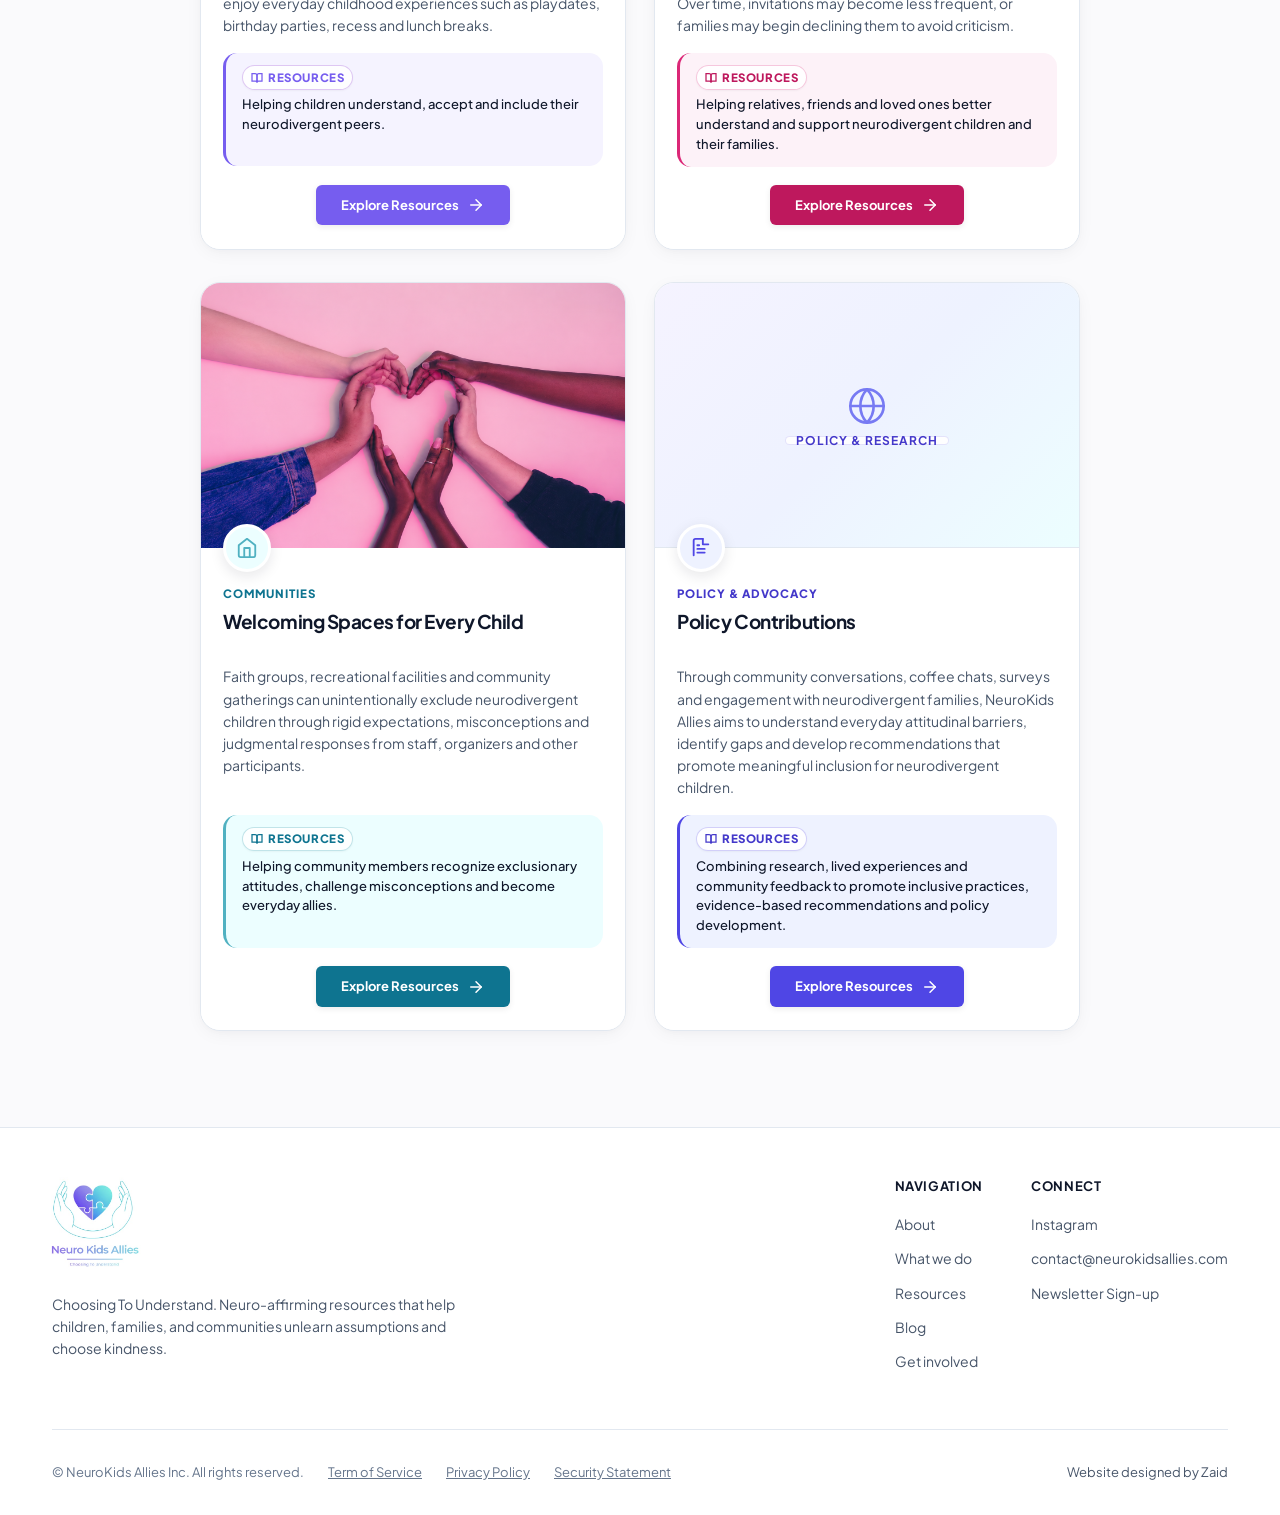
<file: what-we-do.html>
<!DOCTYPE html>
<html lang="en">
<head>
  <meta charset="UTF-8">
  <meta name="viewport" content="width=device-width, initial-scale=1.0">
  <title>What We Do — Practical Tools &amp; Allyship | NeuroKids Allies</title>
  <meta name="description" content="Discover how NeuroKids Allies breaks down attitudinal barriers and creates welcoming environments for neurodivergent children and their families.">
  <meta name="theme-color" content="#765DEF">

  <!-- Open Graph / Meta -->
  <meta property="og:type" content="website">
  <meta property="og:title" content="What We Do | NeuroKids Allies">
  <meta property="og:description" content="Breaking down attitudinal barriers and creating spaces where every neurodivergent child belongs.">

  <!-- Favicon -->
  <link rel="icon" type="image/png" href="Images/only logo no text.png">

  <!-- Google Fonts: Plus Jakarta Sans & Nunito -->
  <link rel="preconnect" href="https://fonts.googleapis.com">
  <link rel="preconnect" href="https://fonts.gstatic.com" crossorigin>
  <link href="https://fonts.googleapis.com/css2?family=Nunito:wght@700;800;900&family=Plus+Jakarta+Sans:wght@400;500;600;700;800&display=swap" rel="stylesheet">

  <!-- Main Stylesheet -->
  <link rel="stylesheet" href="styles.css?v=6.9">
</head>
<body class="what-we-do-page">

  <!-- =========================================================================
       STICKY HEADER & NAVIGATION
       ========================================================================= -->
  <header class="header" role="banner">
    <div class="container header-container">
      <a href="index.html" class="brand-logo-link" aria-label="NeuroKids Allies Homepage">
        <img src="Images/only logo no text.png" alt="NeuroKids Allies emblem" class="brand-logo-icon" width="70" height="52">
        <div class="brand-text-block">
          <span class="brand-name">NeuroKids Allies</span>
          <span class="brand-divider-line" aria-hidden="true"></span>
          <span class="brand-tagline">Choosing To Understand</span>
        </div>
      </a>

      <!-- Desktop Navigation Menu -->
      <nav class="nav-menu" aria-label="Main Navigation">
        <a href="index.html#about" class="nav-link">About</a>
        <a href="what-we-do.html" class="nav-link active" aria-current="page">What we do</a>
        <a href="resources.html" class="nav-link">Resources</a>
        <a href="blog.html" class="nav-link">Blog</a>
        <a href="index.html#get-involved" class="nav-link">Get involved</a>
      </nav>

      <!-- Header Action -->
      <div class="nav-actions">
        <a href="https://preview.mailerlite.io/forms/2009995/176619972987978844/share" target="_blank" rel="noopener noreferrer" class="btn btn-primary btn-sm nav-cta-btn">
          <span>JOIN THE COMMUNITY</span>
          <svg class="btn-icon" viewBox="0 0 24 24" fill="none" stroke="currentColor" stroke-width="2" stroke-linecap="round" stroke-linejoin="round" aria-hidden="true">
            <line x1="5" y1="12" x2="19" y2="12"></line>
            <polyline points="12 5 19 12 12 19"></polyline>
          </svg>
        </a>

        <!-- Mobile Toggle Button -->
        <button id="mobile-toggle" class="mobile-toggle" aria-label="Toggle navigation menu" aria-expanded="false" aria-controls="mobile-drawer">
          <svg class="hamburger-icon" viewBox="0 0 24 24" fill="none" stroke="currentColor" stroke-width="2" stroke-linecap="round" stroke-linejoin="round" aria-hidden="true">
            <line x1="3" y1="12" x2="21" y2="12"></line>
            <line x1="3" y1="6" x2="21" y2="6"></line>
            <line x1="3" y1="18" x2="21" y2="18"></line>
          </svg>
        </button>
      </div>
    </div>

    <!-- Mobile Slide-Down Drawer -->
    <div id="mobile-drawer" class="mobile-drawer" aria-label="Mobile Navigation">
      <ul class="mobile-nav-list">
        <li><a href="index.html#about" class="mobile-nav-link">About</a></li>
        <li><a href="what-we-do.html" class="mobile-nav-link active">What we do</a></li>
        <li><a href="resources.html" class="mobile-nav-link">Resources</a></li>
        <li><a href="blog.html" class="mobile-nav-link">Blog</a></li>
        <li><a href="index.html#get-involved" class="mobile-nav-link">Get involved</a></li>
      </ul>
      <div class="mobile-cta-wrapper">
        <a href="https://preview.mailerlite.io/forms/2009995/176619972987978844/share" target="_blank" rel="noopener noreferrer" class="btn btn-primary btn-lg" style="width: 100%;">
          <span>JOIN THE COMMUNITY</span>
          <svg class="btn-icon" viewBox="0 0 24 24" fill="none" stroke="currentColor" stroke-width="2" aria-hidden="true">
            <line x1="5" y1="12" x2="19" y2="12"></line>
            <polyline points="12 5 19 12 12 19"></polyline>
          </svg>
        </a>
      </div>
    </div>
  </header>

  <main id="main-content">
    <!-- =========================================================================
         WHAT WE DO HERO SECTION (Matching Design)
         ========================================================================= -->
    <section class="what-we-do-hero-section" aria-labelledby="what-we-do-hero-title">
      <div class="what-we-do-hero-overlay" aria-hidden="true"></div>
      <div class="container what-we-do-hero-container">
        <!-- Left-Aligned Hero Header -->
        <div class="what-we-do-hero-header">
          <div class="what-we-do-pill">
            <span>WHAT WE DO</span>
          </div>
          <h1 id="what-we-do-hero-title" class="what-we-do-hero-title">
            Breaking down attitudinal barriers.
          </h1>
          <p class="what-we-do-hero-lead">
            Recognizing the barriers our attitudes creates for neurodivergent children is the first step to creating a world where all children belong.
          </p>
        </div>

        <!-- 3 Core Values Cards Row (Awareness, Understanding, Allyship) -->
        <div class="values-cards-row" role="list" aria-label="Core Pillars: Awareness, Understanding, Allyship">
          <!-- Card 1: Awareness -->
          <div class="value-card value-card-awareness" role="listitem">
            <div class="value-card-icon-circle" aria-hidden="true">
              <svg class="value-card-icon" viewBox="0 0 24 24" fill="none" stroke="currentColor" stroke-width="2" stroke-linecap="round" stroke-linejoin="round">
                <path d="M2 12s3.5-7 10-7 10 7 10 7-3.5 7-10 7-10-7-10-7Z"></path>
                <circle cx="12" cy="12" r="3.5"></circle>
                <circle cx="12" cy="12" r="1.5" fill="currentColor"></circle>
              </svg>
            </div>
            <h3 class="value-card-label">Awareness</h3>
            <p class="value-card-desc">Helping people recognize how everyday attitudes, assumptions and responses can create barriers for neurodivergent children and their families.</p>
          </div>

          <!-- Card 2: Understanding -->
          <div class="value-card value-card-understanding" role="listitem">
            <div class="value-card-icon-circle" aria-hidden="true">
              <svg class="value-card-icon" viewBox="0 0 24 24" fill="none" stroke="currentColor" stroke-width="2" stroke-linecap="round" stroke-linejoin="round">
                <path d="M12 4.5v15"></path>
                <path d="M12 4.8a3.3 3.3 0 0 0-4.6.4 3.5 3.5 0 0 0-2.6 4.1 3.8 3.8 0 0 0 1 5.8 3.6 3.6 0 0 0 6.2 3.4"></path>
                <path d="M12 4.8a3.3 3.3 0 0 1 4.6.4 3.5 3.5 0 0 1 2.6 4.1 3.8 3.8 0 0 1-1 5.8 3.6 3.6 0 0 1-6.2 3.4"></path>
                <path d="M7.5 11.2a2.3 2.3 0 0 1 4.5 0"></path>
                <path d="M16.5 11.2a2.3 2.3 0 0 0-4.5 0"></path>
                <path d="M8 15a1.8 1.8 0 0 1 2 2"></path>
                <path d="M16 15a1.8 1.8 0 0 0-2 2"></path>
              </svg>
            </div>
            <h3 class="value-card-label">Understanding</h3>
            <p class="value-card-desc">Providing simple, practical resources that build understanding and reduce judgment in everyday interactions.</p>
          </div>

          <!-- Card 3: Allyship -->
          <div class="value-card value-card-allyship" role="listitem">
            <div class="value-card-icon-circle" aria-hidden="true">
              <svg class="value-card-icon" viewBox="0 0 24 24" fill="none" stroke="currentColor" stroke-width="2" stroke-linecap="round" stroke-linejoin="round">
                <circle cx="12" cy="7" r="3"></circle>
                <path d="M7 21v-1.8a5 5 0 0 1 10 0V21"></path>
                <circle cx="5" cy="9.5" r="2.2"></circle>
                <path d="M1.5 20v-1a4 4 0 0 1 3.8-3.5"></path>
                <circle cx="19" cy="9.5" r="2.2"></circle>
                <path d="M22.5 20v-1a4 4 0 0 0-3.8-3.5"></path>
              </svg>
            </div>
            <h3 class="value-card-label">Allyship</h3>
            <p class="value-card-desc">Equipping individuals, families and community spaces with tools to create more welcoming and supportive environments.</p>
          </div>
        </div>
      </div>
    </section>

    <!-- =========================================================================
         FOUR CORE PILLARS SECTION (2x2 Grid)
         ========================================================================= -->
    <section class="what-we-do-main-section" aria-labelledby="pillars-section-title">
      <div class="container">
        <!-- Section Header with subtle branded decorative rays -->
        <div class="section-header section-header-with-rays">
          <div class="decorative-rays rays-left" aria-hidden="true">
            <span class="ray ray-purple"></span>
            <span class="ray ray-pink"></span>
            <span class="ray ray-teal"></span>
          </div>
          <div class="header-center-text">
            <div class="pill-badge pill-badge-purple">
              <span class="pill-dot"></span>
              <span>Our 4 Core Pillars</span>
            </div>
            <h2 id="pillars-section-title" class="section-title">
              Where We Create Change
            </h2>
            <p class="section-subtitle what-we-do-lead">
              Practical tools, lived experience and community allyship across four key domains.
            </p>
          </div>
          <div class="decorative-rays rays-right" aria-hidden="true">
            <span class="ray ray-purple"></span>
            <span class="ray ray-pink"></span>
            <span class="ray ray-teal"></span>
          </div>
        </div>

        <!-- Four Core Pillar Cards (2x2 Grid) -->
        <div class="pillars-grid">
          <!-- Pillar 1: Peer Groups & Friendships -->
          <article class="pillar-card pillar-card-purple">
            <div class="pillar-img-box">
              <img src="Images/pic pic 1.png" alt="Diverse group of peers smiling and talking together outdoors"
                class="pillar-img" width="500" height="346" loading="lazy">
            </div>
            <div class="pillar-body">
              <div class="pillar-floating-badge badge-purple" aria-hidden="true">
                <svg viewBox="0 0 24 24" fill="none" stroke="currentColor" stroke-width="2" stroke-linecap="round"
                  stroke-linejoin="round">
                  <path d="M17 21v-2a4 4 0 0 0-4-4H5a4 4 0 0 0-4 4v2"></path>
                  <circle cx="9" cy="7" r="4"></circle>
                  <path d="M23 21v-2a4 4 0 0 0-3-3.87"></path>
                  <path d="M16 3.13a4 4 0 0 1 0 7.75"></path>
                </svg>
              </div>
              <span class="pillar-tag tag-purple">Peers</span>
              <h3 class="pillar-title">Peer Groups &amp; Friendships</h3>

              <p class="pillar-desc">
                Neurodivergent children often experience bullying, teasing and exclusion from peers who misunderstand
                their differences. Over time, these experiences can lead to social withdrawal and isolation, limiting
                opportunities to enjoy everyday childhood experiences such as playdates, birthday parties, recess and
                lunch breaks.
              </p>

              <div class="pillar-resource-callout resource-callout-purple">
                <span class="resource-callout-badge">
                  <svg width="12" height="12" viewBox="0 0 24 24" fill="none" stroke="currentColor" stroke-width="2.5"
                    aria-hidden="true">
                    <path d="M2 3h6a4 4 0 0 1 4 4v14a3 3 0 0 0-3-3H2z"></path>
                    <path d="M22 3h-6a4 4 0 0 0-4 4v14a3 3 0 0 1 3-3h7z"></path>
                  </svg>
                  <span>Resources</span>
                </span>
                <span class="resource-callout-text">Helping children understand, accept and include their neurodivergent
                  peers.</span>
              </div>

              <div class="pillar-card-footer">
                <a href="resources.html" class="btn btn-pillar btn-pillar-purple">
                  <span>Explore Resources</span>
                  <svg class="btn-icon" viewBox="0 0 24 24" fill="none" stroke="currentColor" stroke-width="2"
                    stroke-linecap="round" stroke-linejoin="round" aria-hidden="true">
                    <line x1="5" y1="12" x2="19" y2="12"></line>
                    <polyline points="12 5 19 12 12 19"></polyline>
                  </svg>
                </a>
              </div>
            </div>
          </article>

          <!-- Pillar 2: Support at Home and in the Community -->
          <article class="pillar-card pillar-card-pink">
            <div class="pillar-img-box">
              <img src="Images/pic pic 2.png" alt="Family and loved ones sharing a warm, supportive moment together"
                class="pillar-img" width="476" height="320" loading="lazy">
            </div>
            <div class="pillar-body">
              <div class="pillar-floating-badge badge-pink" aria-hidden="true">
                <svg viewBox="0 0 24 24" fill="none" stroke="currentColor" stroke-width="2" stroke-linecap="round"
                  stroke-linejoin="round">
                  <path
                    d="M20.84 4.61a5.5 5.5 0 0 0-7.78 0L12 5.67l-1.06-1.06a5.5 5.5 0 0 0-7.78 7.78l1.06 1.06L12 21.23l7.78-7.78 1.06-1.06a5.5 5.5 0 0 0 0-7.78z">
                  </path>
                </svg>
              </div>
              <span class="pillar-tag tag-pink">Family &amp; Friends</span>
              <h3 class="pillar-title">Support at Home and in the Community</h3>

              <p class="pillar-desc">
                Being misunderstood by loved ones can be especially difficult for neurodivergent children and their
                families. Judgments about behaviour, communication and parenting can make family gatherings
                uncomfortable. Over time, invitations may become less frequent, or families may begin declining them to
                avoid criticism.
              </p>

              <div class="pillar-resource-callout resource-callout-pink">
                <span class="resource-callout-badge">
                  <svg width="12" height="12" viewBox="0 0 24 24" fill="none" stroke="currentColor" stroke-width="2.5"
                    aria-hidden="true">
                    <path d="M2 3h6a4 4 0 0 1 4 4v14a3 3 0 0 0-3-3H2z"></path>
                    <path d="M22 3h-6a4 4 0 0 0-4 4v14a3 3 0 0 1 3-3h7z"></path>
                  </svg>
                  <span>Resources</span>
                </span>
                <span class="resource-callout-text">Helping relatives, friends and loved ones better understand and
                  support neurodivergent children and their families.</span>
              </div>

              <div class="pillar-card-footer">
                <a href="resources.html" class="btn btn-pillar btn-pillar-pink">
                  <span>Explore Resources</span>
                  <svg class="btn-icon" viewBox="0 0 24 24" fill="none" stroke="currentColor" stroke-width="2"
                    stroke-linecap="round" stroke-linejoin="round" aria-hidden="true">
                    <line x1="5" y1="12" x2="19" y2="12"></line>
                    <polyline points="12 5 19 12 12 19"></polyline>
                  </svg>
                </a>
              </div>
            </div>
          </article>

          <!-- Pillar 3: Welcoming Spaces for Every Child -->
          <article class="pillar-card pillar-card-teal">
            <div class="pillar-img-box">
              <img src="Images/hand image.png" alt="Hands joined together creating welcoming community spaces"
                class="pillar-img" width="1672" height="941" loading="lazy">
            </div>
            <div class="pillar-body">
              <div class="pillar-floating-badge badge-teal" aria-hidden="true">
                <svg viewBox="0 0 24 24" fill="none" stroke="currentColor" stroke-width="2" stroke-linecap="round"
                  stroke-linejoin="round">
                  <path d="M3 9l9-7 9 7v11a2 2 0 0 1-2 2H5a2 2 0 0 1-2-2z"></path>
                  <polyline points="9 22 9 12 15 12 15 22"></polyline>
                </svg>
              </div>
              <span class="pillar-tag tag-teal">Communities</span>
              <h3 class="pillar-title">Welcoming Spaces for Every Child</h3>

              <p class="pillar-desc">
                Faith groups, recreational facilities and community gatherings can unintentionally exclude
                neurodivergent children through rigid expectations, misconceptions and judgmental responses from staff,
                organizers and other participants.
              </p>

              <div class="pillar-resource-callout resource-callout-teal">
                <span class="resource-callout-badge">
                  <svg width="12" height="12" viewBox="0 0 24 24" fill="none" stroke="currentColor" stroke-width="2.5"
                    aria-hidden="true">
                    <path d="M2 3h6a4 4 0 0 1 4 4v14a3 3 0 0 0-3-3H2z"></path>
                    <path d="M22 3h-6a4 4 0 0 0-4 4v14a3 3 0 0 1 3-3h7z"></path>
                  </svg>
                  <span>Resources</span>
                </span>
                <span class="resource-callout-text">Helping community members recognize exclusionary attitudes,
                  challenge misconceptions and become everyday allies.</span>
              </div>

              <div class="pillar-card-footer">
                <a href="resources.html" class="btn btn-pillar btn-pillar-teal">
                  <span>Explore Resources</span>
                  <svg class="btn-icon" viewBox="0 0 24 24" fill="none" stroke="currentColor" stroke-width="2"
                    stroke-linecap="round" stroke-linejoin="round" aria-hidden="true">
                    <line x1="5" y1="12" x2="19" y2="12"></line>
                    <polyline points="12 5 19 12 12 19"></polyline>
                  </svg>
                </a>
              </div>
            </div>
          </article>

          <!-- Pillar 4: Policy Contributions -->
          <article class="pillar-card pillar-card-indigo">
            <div class="pillar-img-box pillar-placeholder-box">
              <div class="pillar-placeholder-content">
                <div class="placeholder-subtle-icon" aria-hidden="true">
                  <svg width="40" height="40" viewBox="0 0 24 24" fill="none" stroke="currentColor" stroke-width="1.6"
                    stroke-linecap="round" stroke-linejoin="round">
                    <circle cx="12" cy="12" r="10"></circle>
                    <path d="M12 2a14.5 14.5 0 0 0 0 20 14.5 14.5 0 0 0 0-20"></path>
                    <path d="M2 12h20"></path>
                  </svg>
                </div>
                <span class="placeholder-label">Policy &amp; Research</span>
              </div>
            </div>
            <div class="pillar-body">
              <div class="pillar-floating-badge badge-indigo" aria-hidden="true">
                <svg viewBox="0 0 24 24" fill="none" stroke="currentColor" stroke-width="2" stroke-linecap="round"
                  stroke-linejoin="round">
                  <path d="M14 2H6a2 2 0 0 0-2 2v16a2 2 0 0 2 2h12a2 2 0 0 0 2-2V8z"></path>
                  <polyline points="14 2 14 8 20 8"></polyline>
                  <line x1="16" y1="13" x2="8" y2="13"></line>
                  <line x1="16" y1="17" x2="8" y2="17"></line>
                  <polyline points="10 9 9 9 8 9"></polyline>
                </svg>
              </div>
              <span class="pillar-tag tag-indigo">Policy &amp; Advocacy</span>
              <h3 class="pillar-title">Policy Contributions</h3>

              <p class="pillar-desc">
                Through community conversations, coffee chats, surveys and engagement with neurodivergent families,
                NeuroKids Allies aims to understand everyday attitudinal barriers, identify gaps and develop
                recommendations that promote meaningful inclusion for neurodivergent children.
              </p>

              <div class="pillar-resource-callout resource-callout-indigo">
                <span class="resource-callout-badge">
                  <svg width="12" height="12" viewBox="0 0 24 24" fill="none" stroke="currentColor" stroke-width="2.5"
                    aria-hidden="true">
                    <path d="M2 3h6a4 4 0 0 1 4 4v14a3 3 0 0 0-3-3H2z"></path>
                    <path d="M22 3h-6a4 4 0 0 0-4 4v14a3 3 0 0 1 3-3h7z"></path>
                  </svg>
                  <span>Resources</span>
                </span>
                <span class="resource-callout-text">Combining research, lived experiences and community feedback to
                  promote inclusive practices, evidence-based recommendations and policy development.</span>
              </div>

              <div class="pillar-card-footer">
                <a href="resources.html" class="btn btn-pillar btn-pillar-indigo">
                  <span>Explore Resources</span>
                  <svg class="btn-icon" viewBox="0 0 24 24" fill="none" stroke="currentColor" stroke-width="2"
                    stroke-linecap="round" stroke-linejoin="round" aria-hidden="true">
                    <line x1="5" y1="12" x2="19" y2="12"></line>
                    <polyline points="12 5 19 12 12 19"></polyline>
                  </svg>
                </a>
              </div>
            </div>
          </article>
        </div>

      </div>
    </section>
  </main>

  <!-- =========================================================================
       FOOTER
       ========================================================================= -->
  <footer class="footer" role="contentinfo">
    <div class="container">
      <div class="footer-top">
        <div class="footer-brand">
          <a href="index.html" class="footer-brand-link" aria-label="NeuroKids Allies Homepage">
            <img src="Images/logo real.jpeg" alt="NeuroKids Allies - Choosing To Understand" class="footer-brand-logo" width="140"
              height="140">
          </a>
          <p class="footer-tagline">
            Choosing To Understand. Neuro-affirming resources that help children, families, and communities unlearn
            assumptions and choose kindness.
          </p>
        </div>

        <div class="footer-links-group">
          <!-- Quick Nav -->
          <div class="footer-links-col">
            <p class="footer-col-title">Navigation</p>
            <a href="index.html#about" class="footer-link">About</a>
            <a href="what-we-do.html" class="footer-link">What we do</a>
            <a href="resources.html" class="footer-link">Resources</a>
            <a href="blog.html" class="footer-link">Blog</a>
            <a href="index.html#get-involved" class="footer-link">Get involved</a>
          </div>

          <!-- Community -->
          <div class="footer-links-col">
            <p class="footer-col-title">Connect</p>
            <a href="https://www.instagram.com/neurokidsallies?igsh=NGVwZnY3bG5yYnE=" target="_blank"
              rel="noopener noreferrer" class="footer-link">Instagram</a>
            <a href="mailto:contact@neurokidsallies.com" class="footer-link">contact@neurokidsallies.com</a>
            <a href="https://preview.mailerlite.io/forms/2009995/176619972987978844/share" target="_blank"
              rel="noopener noreferrer" class="footer-link">Newsletter Sign-up</a>
          </div>
        </div>
      </div>

      <!-- Legal Footer Content & Attribution -->
      <div class="footer-bottom">
        <div class="footer-legal-links">
          <span>&copy; NeuroKids Allies Inc. All rights reserved.</span>
          <button class="footer-legal-btn" data-policy="terms">Term of Service</button>
          <button class="footer-legal-btn" data-policy="privacy">Privacy Policy</button>
          <button class="footer-legal-btn" data-policy="security">Security Statement</button>
        </div>
        <div class="footer-credit">
          Website designed by Zaid
        </div>
      </div>
    </div>
  </footer>

  <!-- =========================================================================
       ACCESSIBLE POLICY MODAL
       ========================================================================= -->
  <div id="policy-modal" class="modal-overlay" aria-hidden="true" role="dialog" aria-modal="true" aria-labelledby="modal-title">
    <div class="modal-card">
      <button id="modal-close-btn" class="modal-close-btn" aria-label="Close dialog">
        <svg width="20" height="20" viewBox="0 0 24 24" fill="none" stroke="currentColor" stroke-width="2" aria-hidden="true">
          <line x1="18" y1="6" x2="6" y2="18"></line>
          <line x1="6" y1="6" x2="18" y2="18"></line>
        </svg>
      </button>
      <h3 id="modal-title" class="modal-title">Policy Title</h3>
      <div id="modal-body" class="modal-body">
        <!-- Injected via JavaScript -->
      </div>
    </div>
  </div>

  <!-- Main JavaScript File -->
  <script src="app.js?v=2.6"></script>
</body>
</html>
</file>
<file: styles.css>
/* ==============================================================================
   NEUROKIDS ALLIES — DESIGN SYSTEM & STYLESHEET
   Style Language: Clean, High-Contrast White Theme with Warm Accent & Editorial Type
   ============================================================================== */

:root {
  /* Core Backgrounds — Pristine White Theme per client feedback */
  --color-bg: #FFFFFF;
  --color-surface: #FFFFFF;
  --color-surface-hover: #F8FAFC;
  --color-surface-subtle: #FAFAFA;
  
  /* Text & Foreground */
  --color-text-main: #0F172A;       /* Slate 900 - Ultra high contrast 16:1 */
  --color-text-muted: #475569;      /* Slate 600 - Contrast 7.1:1 (AA + AAA compliant) */
  --color-text-subtle: #64748B;     /* Slate 500 - Contrast 4.6:1 (AA compliant) */
  --color-border: #E2E8F0;          /* Crisp subtle divider */
  --color-border-hover: #CBD5E1;

  /* Real Brand Colors Extracted Directly from Images/logo-cropped.png */
  --color-brand-purple: #765DEF;          /* Logo Puzzle Heart & Neuro purple */
  --color-brand-purple-hover: #6348E0;    /* High-contrast purple button hover */
  --color-brand-purple-tint: #F5F3FF;     /* Soft icon circle tint */
  --color-brand-purple-border: #DDD6FE;

  --color-brand-teal: #50B1C1;            /* Logo hands line & Allies teal */
  --color-brand-teal-dark: #0E7490;       /* Contrast-safe text on white (>4.5:1) */
  --color-brand-teal-tint: #ECFEFF;       /* Soft icon circle tint */
  --color-brand-teal-border: #BAE6FD;

  --color-brand-pink: #DB2777;            /* Logo gradient pink / heart transition */
  --color-brand-pink-dark: #BE185D;       /* Contrast-safe text on white (>4.5:1) */
  --color-brand-pink-tint: #FDF2F8;       /* Soft icon circle tint */
  --color-brand-pink-border: #FBCFE8;

  /* Primary Accent Token - Uses Brand Purple as small accent per client direction */
  --color-accent: var(--color-brand-purple);
  --color-accent-hover: var(--color-brand-purple-hover);
  --color-accent-light: var(--color-brand-purple-tint);
  --color-accent-border: var(--color-brand-purple-border);
  --color-accent-glow: rgba(118, 93, 239, 0.2);
  
  /* Typography */
  --font-sans: 'Plus Jakarta Sans', -apple-system, BlinkMacSystemFont, 'Segoe UI', Roboto, Helvetica, Arial, sans-serif;
  
  /* Spacing & Layout */
  --container-max: 1240px;
  --nav-height: 86px;
  --radius-sm: 8px;
  --radius-md: 14px;
  --radius-lg: 20px;
  --radius-xl: 28px;
  --radius-full: 9999px;
  
  /* Shadows */
  --shadow-subtle: 0 1px 3px rgba(0, 0, 0, 0.05), 0 1px 2px rgba(0, 0, 0, 0.03);
  --shadow-card: 0 4px 20px -2px rgba(15, 23, 42, 0.05), 0 2px 6px -1px rgba(15, 23, 42, 0.02);
  --shadow-hover: 0 20px 25px -5px rgba(15, 23, 42, 0.08), 0 8px 10px -6px rgba(15, 23, 42, 0.03);
  --shadow-accent: 0 10px 25px -3px rgba(118, 93, 239, 0.32);
  
  /* Transitions */
  --transition-fast: 150ms ease;
  --transition-base: 250ms cubic-bezier(0.16, 1, 0.3, 1);
  --transition-smooth: 350ms cubic-bezier(0.16, 1, 0.3, 1);
}

/* Base Reset */
*, *::before, *::after {
  box-sizing: border-box;
  margin: 0;
  padding: 0;
}

html {
  scroll-behavior: smooth;
  scroll-padding-top: var(--nav-height);
  font-size: 16px;
  -webkit-font-smoothing: antialiased;
  -moz-osx-font-smoothing: grayscale;
  overflow-x: hidden;
  max-width: 100%;
}

body {
  font-family: var(--font-sans);
  background-color: var(--color-bg);
  color: var(--color-text-main);
  line-height: 1.6;
  padding-top: var(--nav-height);
  overflow-x: hidden;
  max-width: 100%;
  width: 100%;
  position: relative;
  overflow-wrap: break-word;
  word-wrap: break-word;
}

/* Media and text overflow safeguards */
img, svg, video {
  max-width: 100%;
  height: auto;
}

p, h1, h2, h3, h4, h5, h6, span, a {
  overflow-wrap: break-word;
  word-wrap: break-word;
}

/* Accessibility Focus Ring */
:focus-visible {
  outline: 2px solid var(--color-accent);
  outline-offset: 3px;
}

/* Skip link for keyboard accessibility */
.skip-link {
  position: absolute;
  top: -100px;
  left: 20px;
  background: var(--color-accent);
  color: #FFFFFF;
  padding: 12px 20px;
  border-radius: var(--radius-sm);
  z-index: 1000;
  text-decoration: none;
  font-weight: 600;
  transition: top var(--transition-fast);
}

.skip-link:focus {
  top: 20px;
}

/* Layout Container */
.container {
  width: 100%;
  max-width: var(--container-max);
  margin-left: auto;
  margin-right: auto;
  padding-left: 1.5rem;
  padding-right: 1.5rem;
}

@media (min-width: 768px) {
  .container {
    padding-left: 2rem;
    padding-right: 2rem;
  }
}

/* Typography Utilities */
h1, h2, h3, h4, h5, h6 {
  color: var(--color-text-main);
  font-weight: 700;
  line-height: 1.2;
  letter-spacing: -0.025em;
}

p {
  color: var(--color-text-muted);
}

.highlight-accent {
  color: var(--color-accent);
  position: relative;
  display: inline-block;
}

.highlight-accent::after {
  content: "";
  position: absolute;
  bottom: 0.08em;
  left: 0;
  width: 100%;
  height: 0.12em;
  background-color: var(--color-accent-border);
  z-index: -1;
  border-radius: 4px;
}

/* Badges & Pills */
.pill-badge {
  display: inline-flex;
  align-items: center;
  gap: 0.5rem;
  padding: 0.35rem 0.85rem;
  border-radius: var(--radius-full);
  font-size: 0.8125rem;
  font-weight: 600;
  text-transform: uppercase;
  letter-spacing: 0.05em;
  background-color: var(--color-accent-light);
  color: var(--color-accent);
  border: 1px solid var(--color-accent-border);
  margin-bottom: 1.25rem;
}

.pill-dot {
  width: 6px;
  height: 6px;
  border-radius: 50%;
  background-color: var(--color-accent);
  box-shadow: 0 0 0 3px rgba(194, 65, 12, 0.2);
}

.pill-badge-purple {
  background-color: var(--color-brand-purple-light);
  color: var(--color-brand-purple);
  border-color: #E9D5FF;
}

.pill-badge-purple .pill-dot {
  background-color: var(--color-brand-purple);
  box-shadow: 0 0 0 3px rgba(126, 34, 206, 0.2);
}

/* Buttons */
.btn {
  display: inline-flex;
  align-items: center;
  justify-content: center;
  gap: 0.625rem;
  font-family: var(--font-sans);
  font-size: 0.9375rem;
  font-weight: 600;
  padding: 0.75rem 1.5rem;
  border-radius: var(--radius-full);
  text-decoration: none;
  cursor: pointer;
  border: 1px solid transparent;
  transition: all var(--transition-base);
  max-width: 100%;
  box-sizing: border-box;
  text-align: center;
}

@media (min-width: 641px) {
  .btn {
    white-space: nowrap;
  }
}

@media (max-width: 640px) {
  .btn {
    white-space: normal;
    word-break: break-word;
    line-height: 1.35;
    padding: 0.85rem 1.25rem;
  }
}

.btn-primary {
  background-color: var(--color-accent);
  color: #FFFFFF;
  box-shadow: var(--shadow-accent);
}

.btn-primary:hover {
  background-color: var(--color-accent-hover);
  transform: translateY(-2px);
  box-shadow: 0 14px 28px -4px rgba(194, 65, 12, 0.32);
}

.btn-primary:active {
  transform: translateY(0);
}

.btn-secondary {
  background-color: #FFFFFF;
  color: var(--color-text-main);
  border-color: var(--color-border);
  box-shadow: var(--shadow-subtle);
}

.btn-secondary:hover {
  background-color: var(--color-surface);
  border-color: var(--color-border-hover);
  color: var(--color-accent);
  transform: translateY(-1px);
}

.btn-outline {
  background-color: transparent;
  color: var(--color-accent);
  border-color: var(--color-accent);
}

.btn-outline:hover {
  background-color: var(--color-accent-light);
  transform: translateY(-1px);
}

.btn-sm {
  padding: 0.5rem 1.125rem;
  font-size: 0.875rem;
}

.btn-lg {
  padding: 0.95rem 2rem;
  font-size: 1rem;
}

.btn-icon {
  width: 1.125rem;
  height: 1.125rem;
  transition: transform var(--transition-fast);
}

.btn:hover .btn-icon {
  transform: translateX(3px);
}

/* ==============================================================================
   STICKY HEADER & NAVIGATION
   ============================================================================== */
.header {
  position: fixed;
  top: 0;
  left: 0;
  width: 100%;
  height: var(--nav-height);
  background-color: rgba(255, 255, 255, 0.95);
  backdrop-filter: blur(14px);
  -webkit-backdrop-filter: blur(14px);
  border-bottom: 1px solid var(--color-border);
  z-index: 1000;
  transition: box-shadow var(--transition-base);
}

.header.scrolled {
  box-shadow: 0 4px 20px -2px rgba(15, 23, 42, 0.06);
}

.header-container {
  display: flex;
  align-items: center;
  justify-content: space-between;
  height: 100%;
}

.brand-logo-link {
  display: inline-flex;
  align-items: center;
  text-decoration: none;
  gap: 0.85rem;
  transition: opacity var(--transition-fast);
}

.brand-logo-link:hover {
  opacity: 0.95;
}

.brand-logo-icon {
  height: 52px;
  width: auto;
  max-height: 54px;
  object-fit: contain;
  flex-shrink: 0;
  display: block;
}

.brand-text-block {
  display: inline-flex;
  flex-direction: column;
  justify-content: center;
  width: max-content;
}

.brand-name {
  font-family: 'Nunito', 'Plus Jakarta Sans', sans-serif;
  font-size: 1.45rem;
  font-weight: 900;
  letter-spacing: -0.01em;
  line-height: 1.05;
  background: linear-gradient(90deg, #7443E8 0%, #4E70E8 46%, #0EA5E9 82%, #14B8A6 100%);
  -webkit-background-clip: text;
  -webkit-text-fill-color: transparent;
  background-clip: text;
  color: #7443E8;
  display: block;
  white-space: nowrap;
}

.brand-divider-line {
  width: 100%;
  height: 2px;
  background: linear-gradient(90deg, #7443E8 0%, #4E70E8 46%, #0EA5E9 82%, #14B8A6 100%);
  border-radius: 999px;
  margin: 4px 0 3px 0;
  display: block;
}

.brand-tagline {
  font-family: 'Nunito', 'Plus Jakarta Sans', sans-serif;
  font-size: 0.65rem;
  font-weight: 700;
  letter-spacing: 0.04em;
  color: #635099;
  text-align: center;
  white-space: nowrap;
  display: block;
  line-height: 1.2;
}

@media (max-width: 480px) {
  .brand-logo-link {
    gap: 0.5rem;
  }

  .brand-logo-icon {
    height: 38px;
    max-height: 40px;
  }

  .brand-name {
    font-size: 1.15rem;
  }

  .brand-divider-line {
    height: 1.5px;
    margin: 2px 0 2px 0;
  }

  .brand-tagline {
    font-size: 0.52rem;
    letter-spacing: 0.02em;
  }
}

/* Desktop Nav Menu */
.nav-menu {
  display: none;
}

@media (min-width: 992px) {
  .nav-menu {
    display: flex;
    align-items: center;
    gap: 1.35rem;
    list-style: none;
  }
}

@media (min-width: 1200px) {
  .nav-menu {
    gap: 1.85rem;
  }
}

.nav-link {
  color: var(--color-text-main);
  text-decoration: none;
  font-size: 0.84375rem;
  font-weight: 700;
  letter-spacing: 0.05em;
  padding: 0.5rem 0.2rem;
  position: relative;
  transition: color var(--transition-fast);
  white-space: nowrap;
  text-transform: uppercase;
}

.nav-link::after {
  content: "";
  position: absolute;
  bottom: 0;
  left: 0;
  width: 0;
  height: 2px;
  background-color: var(--color-accent);
  transition: width var(--transition-base);
  border-radius: 2px;
}

.nav-link:hover {
  color: var(--color-accent);
}

.nav-link:hover::after,
.nav-link.active::after {
  width: 100%;
}

.nav-actions {
  display: flex;
  align-items: center;
  gap: 0.875rem;
}

.header-search-btn {
  display: inline-flex;
  align-items: center;
  justify-content: center;
  width: 40px;
  height: 40px;
  border-radius: var(--radius-full);
  border: 1px solid var(--color-border);
  background-color: #FFFFFF;
  color: var(--color-text-muted);
  cursor: pointer;
  transition: all var(--transition-fast);
}

.header-search-btn:hover {
  background-color: var(--color-brand-purple-tint);
  color: var(--color-brand-purple);
  border-color: var(--color-brand-purple-border);
  transform: translateY(-1px);
}

.nav-cta-btn {
  display: none;
  font-size: 0.8125rem;
  font-weight: 800;
  letter-spacing: 0.04em;
  padding: 0.65rem 1.15rem;
  white-space: nowrap;
  background-color: #B9E0DB;
  color: #0F172A;
  border: 1px solid rgba(14, 116, 144, 0.18);
  box-shadow: 0 4px 14px rgba(185, 224, 219, 0.45);
}

.nav-cta-btn:hover {
  background-color: #A5D6D0;
  color: #0F172A;
  border-color: rgba(14, 116, 144, 0.28);
  transform: translateY(-2px);
  box-shadow: 0 8px 20px rgba(185, 224, 219, 0.65);
}

@media (min-width: 640px) {
  .nav-cta-btn {
    display: inline-flex;
  }
}

/* Mobile Hamburger Toggle */
.mobile-toggle {
  display: flex;
  align-items: center;
  justify-content: center;
  width: 44px;
  height: 44px;
  background: transparent;
  border: 1px solid var(--color-border);
  border-radius: var(--radius-sm);
  color: var(--color-text-main);
  cursor: pointer;
  transition: all var(--transition-fast);
}

@media (min-width: 992px) {
  .mobile-toggle {
    display: none;
  }
}

.mobile-toggle:hover {
  background-color: var(--color-surface);
  border-color: var(--color-border-hover);
}

.hamburger-icon {
  width: 22px;
  height: 22px;
  fill: currentColor;
}

/* Mobile Slide-down Drawer */
.mobile-drawer {
  position: fixed;
  top: var(--nav-height);
  left: 0;
  width: 100%;
  max-height: calc(100vh - var(--nav-height));
  overflow-y: auto;
  background-color: #FFFFFF;
  border-bottom: 1px solid var(--color-border);
  box-shadow: 0 20px 25px -5px rgba(0, 0, 0, 0.1);
  padding: 1.5rem 1.5rem 2rem;
  transform: translateY(-120%);
  opacity: 0;
  visibility: hidden;
  transition: all var(--transition-smooth);
  z-index: 999;
}

.mobile-drawer.open {
  transform: translateY(0);
  opacity: 1;
  visibility: visible;
}

.mobile-nav-list {
  list-style: none;
  display: flex;
  flex-direction: column;
  gap: 1rem;
  margin-bottom: 1.5rem;
}

.mobile-nav-link {
  display: block;
  font-size: 1.125rem;
  font-weight: 600;
  color: var(--color-text-main);
  text-decoration: none;
  padding: 0.5rem 0;
  border-bottom: 1px solid var(--color-surface);
  transition: color var(--transition-fast);
  text-transform: uppercase;
  letter-spacing: 0.04em;
}

.mobile-nav-link:hover {
  color: var(--color-accent);
}

.mobile-cta-wrapper {
  display: flex;
  flex-direction: column;
  gap: 0.75rem;
}

.mobile-cta-wrapper .btn-primary {
  background-color: #B9E0DB;
  color: #0F172A;
  border: 1px solid rgba(14, 116, 144, 0.18);
  box-shadow: 0 4px 14px rgba(185, 224, 219, 0.45);
}

.mobile-cta-wrapper .btn-primary:hover {
  background-color: #A5D6D0;
  color: #0F172A;
  border-color: rgba(14, 116, 144, 0.28);
  transform: translateY(-2px);
  box-shadow: 0 8px 20px rgba(185, 224, 219, 0.65);
}

/* ==============================================================================
   HERO SECTION — FULL-WIDTH BACKGROUND PHOTO WITH DARK GRADIENT OVERLAY
   Style matches reference screenshot:
   - Full-width background photo (hero-bg.jpg)
   - Dark gradient overlay for ultra-crisp text legibility
   - Bold headline with one word given brand-gradient treatment
   - Supporting text & callout quote
   - Two buttons: One filled (brand purple), One outlined (white/semi-transparent)
   ============================================================================== */
.hero-fullwidth {
  position: relative;
  width: 100%;
  aspect-ratio: 64 / 25; /* Exact 2007 x 784 ratio — zero cropping */
  min-height: 480px;
  background-color: #0F172A;
  background-image: 
    linear-gradient(to right, rgba(15, 23, 42, 0.90) 0%, rgba(15, 23, 42, 0.78) 32%, rgba(15, 23, 42, 0.18) 48%, rgba(15, 23, 42, 0.0) 58%), 
    url('Images/extended-hero-image-3.webp'),
    url('Images/extended%20hero%20image%203.png');
  background-size: cover;
  background-position: center;
  background-repeat: no-repeat;
  color: #FFFFFF;
  padding-top: 2.5rem;
  padding-bottom: 2.5rem;
  display: flex;
  align-items: center;
  overflow: hidden;
}

@media (max-width: 991px) {
  .hero-fullwidth {
    aspect-ratio: auto;
    min-height: 500px;
    padding-top: 4rem;
    padding-bottom: 4rem;
    background-image: 
      linear-gradient(to bottom, rgba(15, 23, 42, 0.91) 0%, rgba(15, 23, 42, 0.82) 55%, rgba(15, 23, 42, 0.62) 100%), 
      url('Images/extended-hero-image-3.webp'),
      url('Images/extended%20hero%20image%203.png');
    background-position: 69% center;
  }
}

.hero-container {
  position: relative;
  z-index: 2;
  width: 100%;
}

.hero-content {
  display: flex;
  flex-direction: column;
  align-items: flex-start;
  max-width: 480px;
}

/* Tagline Kicker Pill */
.hero-kicker {
  display: inline-flex;
  align-items: center;
  gap: 0.45rem;
  font-size: 0.71875rem;
  font-weight: 700;
  text-transform: uppercase;
  letter-spacing: 0.1em;
  color: #BAE6FD;
  margin-bottom: 0.75rem;
  padding: 0.25rem 0.75rem;
  background: rgba(80, 177, 193, 0.12);
  border: 1px solid rgba(80, 177, 193, 0.3);
  border-radius: var(--radius-full);
}

.hero-kicker-dot {
  width: 5px;
  height: 5px;
  border-radius: 50%;
  background-color: #50B1C1;
  box-shadow: 0 0 6px #50B1C1;
}

/* Headline scaled down to fit cleanly within 64:25 canvas */
.hero-title {
  font-size: clamp(1.65rem, 2.4vw, 2.35rem);
  font-weight: 800;
  line-height: 1.18;
  letter-spacing: -0.025em;
  color: #FFFFFF;
  margin-bottom: 0.75rem;
  max-width: 460px;
}

.brand-gradient-word {
  background: linear-gradient(135deg, #A78BFA 0%, #765DEF 40%, #50B1C1 85%, #5FC8E8 100%);
  -webkit-background-clip: text;
  -webkit-text-fill-color: transparent;
  display: inline-block;
}

.hero-lead {
  font-size: clamp(0.875rem, 1.05vw, 0.96875rem);
  line-height: 1.55;
  color: #E2E8F0;
  margin-bottom: 1.45rem;
  max-width: 460px;
}

/* Compact Callout Quote */
.hero-quote-box {
  background: rgba(255, 255, 255, 0.08);
  border-left: 3px solid var(--color-brand-purple);
  backdrop-filter: blur(8px);
  -webkit-backdrop-filter: blur(8px);
  padding: 0.5rem 0.85rem;
  border-radius: 0 var(--radius-sm) var(--radius-sm) 0;
  margin-bottom: 1.25rem;
  width: fit-content;
  max-width: 420px;
}

.hero-quote-text {
  font-size: 0.84375rem;
  font-weight: 600;
  color: #FFFFFF;
  letter-spacing: -0.01em;
}

/* Two Hero Buttons */
.hero-actions {
  display: flex;
  flex-wrap: wrap;
  align-items: center;
  gap: 0.75rem;
  margin-bottom: 0;
  width: 100%;
}

.hero-btn-filled {
  background-color: #B9E0DB;
  color: #0F172A;
  border: 1px solid rgba(14, 116, 144, 0.18);
  box-shadow: 0 4px 14px rgba(185, 224, 219, 0.45);
}

.hero-btn-filled:hover {
  background-color: #A5D6D0;
  color: #0F172A;
  border-color: rgba(14, 116, 144, 0.28);
  transform: translateY(-2px);
  box-shadow: 0 8px 20px rgba(185, 224, 219, 0.65);
}

.btn-hero-outline {
  display: inline-flex;
  align-items: center;
  justify-content: center;
  gap: 0.625rem;
  font-family: var(--font-sans);
  font-size: 0.9375rem;
  font-weight: 600;
  padding: 0.75rem 1.65rem;
  border-radius: var(--radius-full);
  text-decoration: none;
  cursor: pointer;
  background: rgba(255, 255, 255, 0.08);
  color: #FFFFFF;
  border: 1.5px solid rgba(255, 255, 255, 0.45);
  backdrop-filter: blur(6px);
  -webkit-backdrop-filter: blur(6px);
  transition: all var(--transition-base);
}

.btn-hero-outline:hover {
  background: rgba(255, 255, 255, 0.18);
  border-color: #FFFFFF;
  color: #FFFFFF;
  transform: translateY(-2px);
}

/* Hero Trust Bar */
.hero-trust-bar {
  display: flex;
  flex-wrap: wrap;
  align-items: center;
  gap: 1.5rem;
  padding-top: 1.75rem;
  border-top: 1px solid rgba(255, 255, 255, 0.15);
  width: 100%;
  max-width: 680px;
}

.hero-trust-bar .trust-item {
  display: flex;
  align-items: center;
  gap: 0.5rem;
  font-size: 0.84375rem;
  font-weight: 500;
  color: #CBD5E1;
}

.hero-trust-bar .trust-icon {
  width: 1rem;
  height: 1rem;
  color: #50B1C1;
  flex-shrink: 0;
}

@media (max-width: 640px) {
  .hero-fullwidth {
    padding-top: 3.25rem;
    padding-bottom: 3.5rem;
  }

  .hero-actions {
    flex-direction: column;
    align-items: stretch;
  }

  .hero-actions .btn,
  .hero-actions .btn-hero-outline {
    width: 100%;
    justify-content: center;
  }

  .hero-trust-bar {
    flex-direction: column;
    align-items: flex-start;
    gap: 0.75rem;
  }
}

/* ==============================================================================
   SECTION HEADERS
   ============================================================================== */
.section {
  padding-top: 2.5rem;
  padding-bottom: 2.5rem;
  position: relative;
}

@media (min-width: 768px) {
  .section {
    padding-top: 3.25rem;
    padding-bottom: 3.25rem;
  }
}

.section-header {
  text-align: center;
  max-width: 760px;
  margin-left: auto;
  margin-right: auto;
  margin-bottom: 2.5rem;
}

.section-header.text-left {
  text-align: left;
  margin-left: 0;
}

/* Section Header with Decorative Sunburst Rays matching reference design */
.section-header-with-rays {
  display: flex;
  align-items: center;
  justify-content: center;
  gap: 1.5rem;
}

.header-center-text {
  flex: 1;
  max-width: 720px;
}

.decorative-rays {
  display: none;
  width: 44px;
  height: 44px;
  position: relative;
  flex-shrink: 0;
}

@media (min-width: 768px) {
  .decorative-rays {
    display: block;
  }
}

.ray {
  position: absolute;
  display: block;
  border-radius: var(--radius-full);
}

/* Left Sunburst: 3 angled dashes in brand purple, pink, teal */
.rays-left .ray-purple {
  width: 18px;
  height: 3.5px;
  background-color: var(--color-brand-purple);
  top: 6px;
  right: 6px;
  transform: rotate(-35deg);
}

.rays-left .ray-pink {
  width: 22px;
  height: 3.5px;
  background-color: var(--color-brand-pink);
  top: 20px;
  right: 2px;
  transform: rotate(0deg);
}

.rays-left .ray-teal {
  width: 18px;
  height: 3.5px;
  background-color: var(--color-brand-teal);
  top: 34px;
  right: 6px;
  transform: rotate(35deg);
}

/* Right Sunburst: mirrored */
.rays-right .ray-purple {
  width: 18px;
  height: 3.5px;
  background-color: var(--color-brand-purple);
  top: 6px;
  left: 6px;
  transform: rotate(35deg);
}

.rays-right .ray-pink {
  width: 22px;
  height: 3.5px;
  background-color: var(--color-brand-pink);
  top: 20px;
  left: 2px;
  transform: rotate(0deg);
}

.rays-right .ray-teal {
  width: 18px;
  height: 3.5px;
  background-color: var(--color-brand-teal);
  top: 34px;
  left: 6px;
  transform: rotate(-35deg);
}

.section-title {
  font-size: clamp(2rem, 3.8vw, 2.75rem);
  font-weight: 800;
  letter-spacing: -0.03em;
  margin-bottom: 0.85rem;
  color: var(--color-text-main);
}

.section-subtitle {
  font-size: 1.0625rem;
  line-height: 1.6;
  color: var(--color-text-muted);
}

/* ==============================================================================
   WHAT WE DO SECTION & 3 PILLARS
   ============================================================================== */
.what-we-do-section,
.about-section {
  background-color: #FFFFFF;
  border-bottom: 1px solid var(--color-border);
}

.scroll-anchor-alias {
  position: absolute;
  top: 0;
  left: 0;
  width: 1px;
  height: 1px;
  pointer-events: none;
  visibility: hidden;
}

/* Core Values Trio (Awareness, Understanding, Allyship with icons on top) */
.values-trio {
  display: flex;
  align-items: center;
  justify-content: center;
  gap: 3.5rem;
  margin-top: 1.5rem;
  margin-bottom: 1.75rem;
}

.value-item {
  display: flex;
  flex-direction: column;
  align-items: center;
  justify-content: center;
  gap: 0.65rem;
  transition: transform var(--transition-base);
  cursor: default;
}

.value-item:hover {
  transform: translateY(-4px);
}

.value-icon-box {
  display: flex;
  align-items: center;
  justify-content: center;
  width: 48px;
  height: 48px;
  transition: transform var(--transition-base);
}

.value-icon {
  width: 36px;
  height: 36px;
  stroke-width: 2.1;
  transition: all var(--transition-base);
}

.value-item:hover .value-icon {
  transform: scale(1.08);
}

.value-label {
  font-family: var(--font-sans);
  font-size: clamp(0.8125rem, 1.2vw, 0.9375rem);
  font-weight: 800;
  text-transform: uppercase;
  letter-spacing: 0.12em;
  transition: opacity var(--transition-fast);
}

/* Distinct Brand Colors matching the 3 Pillars */
.value-purple {
  color: var(--color-brand-purple);
}

.value-pink {
  color: var(--color-brand-pink-dark);
}

.value-teal {
  color: var(--color-brand-teal-dark);
}

.value-purple:hover .value-icon {
  filter: drop-shadow(0 4px 10px rgba(118, 93, 239, 0.35));
}

.value-pink:hover .value-icon {
  filter: drop-shadow(0 4px 10px rgba(219, 39, 119, 0.35));
}

.value-teal:hover .value-icon {
  filter: drop-shadow(0 4px 10px rgba(14, 116, 144, 0.35));
}

@media (max-width: 640px) {
  .values-trio {
    gap: 1.25rem;
    margin-top: 1.25rem;
    margin-bottom: 1.5rem;
  }

  .value-icon-box {
    width: 38px;
    height: 38px;
  }

  .value-icon {
    width: 28px;
    height: 28px;
  }

  .value-label {
    font-size: 0.71875rem;
    letter-spacing: 0.08em;
  }
}

.what-we-do-lead {
  font-size: clamp(1.05rem, 1.6vw, 1.1875rem);
  font-weight: 500;
  line-height: 1.6;
  color: var(--color-text-main);
  max-width: 680px;
  margin-left: auto;
  margin-right: auto;
}

.about-mission-box {
  background-color: #FFFFFF;
  border: 1px solid var(--color-border);
  border-radius: var(--radius-xl);
  padding: 2rem 1.75rem;
  margin-bottom: 2.75rem;
  text-align: center;
  box-shadow: var(--shadow-subtle);
}

@media (min-width: 768px) {
  .about-mission-box {
    padding: 2.5rem 2.25rem;
  }
}

.about-mission-text-1 {
  font-size: clamp(1.125rem, 2.3vw, 1.35rem);
  font-weight: 700;
  color: var(--color-text-main);
  line-height: 1.5;
  margin-bottom: 1.25rem;
}

.about-mission-text-2 {
  font-size: 1.0625rem;
  line-height: 1.7;
  color: var(--color-text-muted);
  max-width: 960px;
  margin-left: auto;
  margin-right: auto;
}

/* Four Core Pillars Cards (Compact 2x2 Grid matching reference design) */
.pillars-grid {
  display: grid;
  grid-template-columns: 1fr;
  gap: 1.75rem;
  max-width: 880px;
  margin-left: auto;
  margin-right: auto;
  scroll-margin-top: calc(var(--nav-height) + 1.25rem);
}

@media (min-width: 768px) {
  .pillars-grid {
    grid-template-columns: repeat(2, 1fr);
    gap: 2rem 1.75rem;
  }

  .pillar-title {
    min-height: 2.85rem;
  }

  .pillar-desc {
    min-height: 8.5rem;
  }

  .pillar-resource-callout {
    min-height: 5.75rem;
  }
}

.pillar-card {
  background-color: #FFFFFF;
  border: 1px solid var(--color-border);
  border-radius: var(--radius-lg);
  overflow: hidden;
  display: flex;
  flex-direction: column;
  transition: all var(--transition-base);
  box-shadow: 0 4px 18px -2px rgba(15, 23, 42, 0.05), 0 2px 6px -1px rgba(15, 23, 42, 0.02);
  position: relative;
  height: 100%;
}

.pillar-card:hover {
  transform: translateY(-5px);
  border-color: var(--color-border-hover);
  box-shadow: 0 12px 28px -4px rgba(15, 23, 42, 0.09);
}

.pillar-img-box {
  width: 100%;
  aspect-ratio: 16 / 10;
  overflow: hidden;
  background-color: #F8FAFC;
  position: relative;
  display: block;
  line-height: 0;
}

/* Elegant Placeholder for Card 4 (while photo is pending) */
.pillar-placeholder-box {
  background: linear-gradient(135deg, #F5F3FF 0%, #EEF2FF 50%, #ECFEFF 100%);
  display: flex;
  align-items: center;
  justify-content: center;
  border-bottom: 1px solid var(--color-border);
}

.pillar-placeholder-content {
  display: flex;
  flex-direction: column;
  align-items: center;
  justify-content: center;
  gap: 0.5rem;
  color: #4F46E5;
  padding: 1.25rem;
  text-align: center;
}

.placeholder-icon-wrap,
.placeholder-subtle-icon {
  width: 44px;
  height: 44px;
  display: flex;
  align-items: center;
  justify-content: center;
  color: #6366F1;
  opacity: 0.85;
  transition: transform var(--transition-base);
}

.pillar-card:hover .placeholder-subtle-icon,
.pillar-card:hover .placeholder-icon-wrap {
  transform: scale(1.08);
}

.placeholder-label {
  font-family: var(--font-sans);
  font-size: 0.75rem;
  font-weight: 700;
  text-transform: uppercase;
  letter-spacing: 0.08em;
  color: #4338CA;
  background: rgba(255, 255, 255, 0.9);
  padding: 0.2rem 0.65rem;
  border-radius: var(--radius-full);
  border: 1px solid rgba(79, 70, 229, 0.15);
}

.pillar-img {
  width: 100%;
  height: 100%;
  object-fit: cover;
  object-position: center;
  display: block;
  transform: scale(1.02);
  transition: transform var(--transition-smooth);
}

.pillar-card:hover .pillar-img {
  transform: scale(1.08);
}

.pillar-body {
  padding: 1.25rem 1.4rem 1.45rem 1.4rem;
  display: flex;
  flex-direction: column;
  flex-grow: 1;
  position: relative;
  background-color: #FFFFFF;
}

/* Floating Circular Icon Badge Overlapping Image Bottom Edge */
.pillar-floating-badge {
  width: 48px;
  height: 48px;
  border-radius: 50%;
  display: inline-flex;
  align-items: center;
  justify-content: center;
  margin-top: -44px;
  margin-bottom: 0.85rem;
  position: relative;
  z-index: 3;
  box-shadow: 0 4px 14px rgba(15, 23, 42, 0.1);
  border: 3.5px solid #FFFFFF;
  flex-shrink: 0;
  transition: transform var(--transition-base), box-shadow var(--transition-base);
}

.pillar-floating-badge svg {
  width: 22px;
  height: 22px;
}

.pillar-card:hover .pillar-floating-badge {
  transform: translateY(-2px) scale(1.06);
  box-shadow: 0 6px 18px rgba(15, 23, 42, 0.14);
}

/* Tinted Badge Color Schemes */
.badge-purple {
  background-color: var(--color-brand-purple-tint);
  color: var(--color-brand-purple);
}

.badge-pink {
  background-color: var(--color-brand-pink-tint);
  color: var(--color-brand-pink);
}

.badge-teal {
  background-color: var(--color-brand-teal-tint);
  color: var(--color-brand-teal);
}

.badge-indigo {
  background-color: #EEF2FF;
  color: #4F46E5;
}

/* Tag Styles */
.pillar-tag {
  font-size: 0.71875rem;
  font-weight: 800;
  text-transform: uppercase;
  letter-spacing: 0.08em;
  margin-bottom: 0.35rem;
  display: inline-block;
}

.tag-purple {
  color: var(--color-brand-purple);
}

.tag-pink {
  color: var(--color-brand-pink-dark);
}

.tag-teal {
  color: var(--color-brand-teal-dark);
}

.tag-indigo {
  color: #4338CA;
}

.pillar-title {
  font-size: 1.1875rem;
  font-weight: 700;
  color: var(--color-text-main);
  margin-bottom: 0.65rem;
  line-height: 1.35;
}

.pillar-desc {
  font-size: 0.875rem;
  line-height: 1.58;
  color: #475569;
  margin-bottom: 0.85rem;
}

/* Resource Highlight Callout (One by One layout: below content) */
.pillar-resource-callout {
  display: flex;
  flex-direction: column;
  gap: 0.35rem;
  padding: 0.75rem 0.95rem;
  border-radius: var(--radius-md);
  margin-top: 0;
  margin-bottom: 1.15rem;
  font-size: 0.8125rem;
  line-height: 1.52;
  border-left: 3px solid currentColor;
  box-sizing: border-box;
}

.resource-callout-purple {
  background-color: var(--color-brand-purple-tint);
  border-left-color: var(--color-brand-purple);
  color: #3B0764;
}

.resource-callout-pink {
  background-color: var(--color-brand-pink-tint);
  border-left-color: var(--color-brand-pink);
  color: #831843;
}

.resource-callout-teal {
  background-color: var(--color-brand-teal-tint);
  border-left-color: var(--color-brand-teal);
  color: #0F4550;
}

.resource-callout-indigo {
  background-color: #EEF2FF;
  border-left-color: #4F46E5;
  color: #1E1B4B;
}

.resource-callout-badge {
  font-weight: 800;
  text-transform: uppercase;
  font-size: 0.71875rem;
  letter-spacing: 0.05em;
  padding: 0.15rem 0.5rem;
  border-radius: var(--radius-full);
  background: rgba(255, 255, 255, 0.9);
  display: inline-flex;
  align-items: center;
  gap: 0.35rem;
  width: fit-content;
  box-shadow: 0 1px 2px rgba(0, 0, 0, 0.04);
}

.resource-callout-purple .resource-callout-badge {
  color: var(--color-brand-purple);
  border: 1px solid rgba(126, 34, 206, 0.25);
}

.resource-callout-pink .resource-callout-badge {
  color: var(--color-brand-pink-dark);
  border: 1px solid rgba(219, 39, 119, 0.25);
}

.resource-callout-teal .resource-callout-badge {
  color: var(--color-brand-teal-dark);
  border: 1px solid rgba(80, 177, 193, 0.35);
}

.resource-callout-indigo .resource-callout-badge {
  color: #4338CA;
  border: 1px solid rgba(79, 70, 229, 0.25);
}

.resource-callout-text {
  font-weight: 500;
  color: var(--color-text-main);
}

/* Centered Button at bottom (matching reference image) */
.pillar-card-footer {
  margin-top: auto;
  display: flex;
  justify-content: center;
  width: 100%;
}

.btn-pillar {
  display: inline-flex;
  align-items: center;
  justify-content: center;
  gap: 0.5rem;
  font-family: var(--font-sans);
  font-size: 0.8125rem;
  font-weight: 700;
  padding: 0.55rem 1.5rem;
  border-radius: 6px;
  text-decoration: none;
  color: #FFFFFF;
  transition: all var(--transition-base);
  box-shadow: 0 2px 6px rgba(0, 0, 0, 0.08);
}

.btn-pillar-purple {
  background-color: var(--color-brand-purple);
}

.btn-pillar-purple:hover {
  background-color: var(--color-brand-purple-hover);
  transform: translateY(-2px);
  box-shadow: 0 6px 16px rgba(118, 93, 239, 0.32);
}

.btn-pillar-pink {
  background-color: var(--color-brand-pink-dark);
}

.btn-pillar-pink:hover {
  background-color: #9D174D;
  transform: translateY(-2px);
  box-shadow: 0 6px 16px rgba(219, 39, 119, 0.32);
}

.btn-pillar-teal {
  background-color: var(--color-brand-teal-dark);
}

.btn-pillar-teal:hover {
  background-color: #0C4A6E;
  transform: translateY(-2px);
  box-shadow: 0 6px 16px rgba(14, 116, 144, 0.32);
}

.btn-pillar-indigo {
  background-color: #4F46E5;
}

.btn-pillar-indigo:hover {
  background-color: #4338CA;
  transform: translateY(-2px);
  box-shadow: 0 6px 16px rgba(79, 70, 229, 0.32);
}

.link-arrow {
  width: 16px;
  height: 16px;
  transition: transform var(--transition-fast);
}

.pillar-learn-more:hover .link-arrow {
  transform: translateX(4px);
}

/* ==============================================================================
   RESOURCES SECTION — WITH CONFIGURABLE DOWNLOAD BUTTONS
   ============================================================================== */
.resources-section {
  background-color: #FFFFFF;
  border-top: 1px solid var(--color-border);
  border-bottom: 1px solid var(--color-border);
}

.resources-grid {
  display: grid;
  grid-template-columns: 1fr;
  gap: 2rem;
  margin-bottom: 2.5rem;
}

@media (min-width: 992px) {
  .resources-grid {
    grid-template-columns: repeat(3, 1fr);
  }
}

.resource-card {
  background-color: #FFFFFF;
  border: 1px solid var(--color-border);
  border-radius: var(--radius-xl);
  padding: 2.25rem 2rem;
  display: flex;
  flex-direction: column;
  justify-content: space-between;
  box-shadow: var(--shadow-card);
  transition: all var(--transition-base);
  position: relative;
}

.resource-card:hover {
  transform: translateY(-6px);
  border-color: var(--color-border-hover);
  box-shadow: var(--shadow-hover);
}

.resource-card-top {
  margin-bottom: 2rem;
}

.resource-icon-badge {
  width: 52px;
  height: 52px;
  border-radius: 50%;
  display: inline-flex;
  align-items: center;
  justify-content: center;
  margin-bottom: 1.5rem;
  transition: transform var(--transition-fast);
}

.resource-card:hover .resource-icon-badge {
  transform: scale(1.06);
}

.resource-icon-badge.badge-purple {
  background-color: var(--color-brand-purple-tint);
  color: var(--color-brand-purple);
  border: 1px solid var(--color-brand-purple-border);
}

.resource-icon-badge.badge-pink {
  background-color: var(--color-brand-pink-tint);
  color: var(--color-brand-pink-dark);
  border: 1px solid var(--color-brand-pink-border);
}

.resource-icon-badge.badge-teal {
  background-color: var(--color-brand-teal-tint);
  color: var(--color-brand-teal-dark);
  border: 1px solid var(--color-brand-teal-border);
}

.resource-icon-svg {
  width: 24px;
  height: 24px;
}

.resource-category {
  font-size: 0.8125rem;
  font-weight: 700;
  text-transform: uppercase;
  letter-spacing: 0.05em;
  margin-bottom: 0.5rem;
}

.resource-title {
  font-size: 1.45rem;
  font-weight: 700;
  color: var(--color-text-main);
  margin-bottom: 0.85rem;
  line-height: 1.3;
}

.resource-description {
  font-size: 0.9375rem;
  line-height: 1.65;
  color: var(--color-text-muted);
}

.resource-card-footer {
  display: flex;
  flex-direction: column;
  gap: 0.75rem;
}

.resource-btn {
  width: 100%;
}

.resource-format-hint {
  font-size: 0.75rem;
  color: var(--color-text-subtle);
  text-align: center;
}

/* Configurable status indicator notice */
.config-notice-card {
  background-color: #FFFFFF;
  border: 1px dashed var(--color-border-hover);
  border-radius: var(--radius-lg);
  padding: 1.25rem 1.75rem;
  display: flex;
  align-items: center;
  justify-content: space-between;
  flex-wrap: wrap;
  gap: 1rem;
}

.config-notice-left {
  display: flex;
  align-items: center;
  gap: 0.75rem;
}

.config-status-badge {
  display: inline-flex;
  align-items: center;
  gap: 0.375rem;
  padding: 0.25rem 0.625rem;
  border-radius: var(--radius-full);
  font-size: 0.75rem;
  font-weight: 700;
  text-transform: uppercase;
}

.config-status-badge.gated {
  background-color: var(--color-brand-purple-tint);
  color: var(--color-brand-purple);
  border: 1px solid var(--color-brand-purple-border);
}

.config-status-badge.direct {
  background-color: #ECFDF5;
  color: #047857;
  border: 1px solid #A7F3D0;
}

.config-notice-text {
  font-size: 0.875rem;
  color: var(--color-text-muted);
}

/* ==============================================================================
   OUR WHY SECTION
   ============================================================================== */
.why-section {
  background-color: #FFFFFF;
  padding-top: 3.5rem;
  padding-bottom: 1.75rem;
}

.why-card {
  background-color: #FFFFFF;
  border: 1px solid var(--color-border);
  border-radius: var(--radius-xl);
  padding: 3.25rem 3.5rem;
  box-shadow: var(--shadow-subtle);
  max-width: 1040px;
  margin: 0 auto;
  display: grid;
  grid-template-columns: 190px 1fr;
  gap: 3.5rem;
  align-items: center;
  transition: all var(--transition-base);
}

.why-card:hover {
  box-shadow: var(--shadow-card);
  border-color: var(--color-border-hover);
}

.why-heading-col,
.statement-heading-col {
  display: flex;
  flex-direction: column;
  align-items: flex-start;
  align-self: center;
}

.why-title,
.vision-title,
.mission-title {
  font-family: var(--font-sans);
  font-size: clamp(2.35rem, 3.6vw, 3rem);
  font-weight: 800;
  color: var(--color-text-main);
  line-height: 1.12;
  letter-spacing: -0.025em;
  position: relative;
  display: inline-block;
  margin: 0;
}

.why-title-line,
.statement-title-line {
  display: block;
}

.why-title::after {
  content: '';
  display: block;
  width: 44px;
  height: 3.5px;
  background: linear-gradient(90deg, var(--color-brand-purple), var(--color-brand-teal));
  border-radius: var(--radius-full);
  margin-top: 0.85rem;
}

.why-text-body {
  display: flex;
  flex-direction: column;
  gap: 1.15rem;
}

.why-p {
  font-size: 1rem;
  line-height: 1.75;
  color: #334155;
  margin: 0;
}

@media (max-width: 900px) {
  .why-section {
    padding-top: 2.5rem;
    padding-bottom: 1.25rem;
  }
  
  .why-card {
    grid-template-columns: 1fr;
    gap: 1.75rem;
    padding: 2.25rem 1.65rem;
    align-items: flex-start;
  }

  .why-heading-col,
  .statement-heading-col {
    align-self: flex-start;
  }

  .why-title {
    font-size: 2.25rem;
  }
}

/* ==============================================================================
   OUR VISION & OUR MISSION SECTIONS
   ============================================================================== */
.vision-section {
  background-color: #FFFFFF;
  padding-top: 1.75rem;
  padding-bottom: 1.75rem;
}

.mission-section {
  background-color: #FFFFFF;
  padding-top: 1.75rem;
  padding-bottom: 3.5rem;
  border-bottom: 1px solid var(--color-border);
}

.statement-card {
  background-color: #FFFFFF;
  border: 1px solid var(--color-border);
  border-radius: var(--radius-xl);
  padding: 3.25rem 3.5rem;
  box-shadow: var(--shadow-subtle);
  max-width: 1040px;
  margin: 0 auto;
  display: grid;
  grid-template-columns: 190px 1fr;
  gap: 3.5rem;
  align-items: center;
  transition: all var(--transition-base);
}

.statement-card:hover {
  box-shadow: var(--shadow-card);
  border-color: var(--color-border-hover);
}

.vision-title::after {
  content: '';
  display: block;
  width: 44px;
  height: 3.5px;
  background: linear-gradient(90deg, var(--color-brand-teal), var(--color-brand-purple));
  border-radius: var(--radius-full);
  margin-top: 0.85rem;
}

.mission-title::after {
  content: '';
  display: block;
  width: 44px;
  height: 3.5px;
  background: linear-gradient(90deg, var(--color-brand-purple), var(--color-brand-pink));
  border-radius: var(--radius-full);
  margin-top: 0.85rem;
}

.statement-text-body {
  display: flex;
  flex-direction: column;
  gap: 1.15rem;
}

.vision-lead {
  font-size: 1rem;
  font-weight: 400;
  line-height: 1.75;
  color: #334155;
  margin: 0;
}

.mission-lead {
  font-size: 1rem;
  font-weight: 400;
  line-height: 1.75;
  color: #334155;
  margin: 0;
}

.mission-p {
  font-size: 1rem;
  line-height: 1.75;
  color: #334155;
  margin: 0;
}

@media (max-width: 900px) {
  .vision-section {
    padding-top: 1.25rem;
    padding-bottom: 1.25rem;
  }

  .mission-section {
    padding-top: 1.25rem;
    padding-bottom: 2.25rem;
  }

  .statement-card {
    grid-template-columns: 1fr;
    gap: 1.75rem;
    padding: 2.25rem 1.65rem;
    align-items: flex-start;
  }

  .vision-title,
  .mission-title {
    font-size: 2.25rem;
  }
}

/* ==============================================================================
   FOUNDER SECTION
   ============================================================================== */
.founder-grid {
  display: grid;
  grid-template-columns: 1fr;
  gap: 3.5rem;
  align-items: center;
}

@media (min-width: 992px) {
  .founder-grid {
    grid-template-columns: 0.85fr 1.15fr;
    gap: 4.5rem;
  }
}

.founder-photo-container {
  position: relative;
  max-width: 440px;
  margin-left: auto;
  margin-right: auto;
  width: 100%;
}

.founder-photo-card {
  position: relative;
  background-color: #FFFFFF;
  border-radius: var(--radius-xl);
  overflow: hidden;
  box-shadow: 0 20px 40px -10px rgba(15, 23, 42, 0.12), 0 0 0 1px var(--color-border);
}

.founder-img {
  width: 100%;
  height: auto;
  aspect-ratio: 1 / 1.15;
  object-fit: cover;
  display: block;
}

.founder-caption-overlay {
  position: absolute;
  bottom: 0;
  left: 0;
  right: 0;
  padding: 1.5rem;
  background: linear-gradient(to top, rgba(15, 23, 42, 0.9) 0%, rgba(15, 23, 42, 0.5) 70%, transparent 100%);
  color: #FFFFFF;
}

.founder-name-tag {
  font-size: 1.25rem;
  font-weight: 700;
  color: #FFFFFF;
  margin-bottom: 0;
}

.founder-role-tag {
  font-size: 0.8125rem;
  color: #E2E8F0;
  display: flex;
  align-items: center;
  gap: 0.35rem;
}

.founder-content-wrapper {
  display: flex;
  flex-direction: column;
}

.founder-quote {
  font-size: 1.25rem;
  font-weight: 600;
  color: var(--color-text-main);
  line-height: 1.5;
  margin-bottom: 1.5rem;
  font-style: italic;
  border-left: 3px solid var(--color-accent);
  padding-left: 1.25rem;
}

.founder-bio-p {
  font-size: 1rem;
  line-height: 1.7;
  color: var(--color-text-muted);
  margin-bottom: 1.25rem;
}

.founder-meta-tags {
  display: flex;
  flex-wrap: wrap;
  gap: 0.75rem;
  margin-top: 1rem;
  margin-bottom: 0;
}

.meta-tag {
  display: inline-flex;
  align-items: center;
  gap: 0.5rem;
  padding: 0.5rem 1rem;
  background-color: var(--color-surface);
  border: 1px solid var(--color-border);
  border-radius: var(--radius-full);
  font-size: 0.8125rem;
  font-weight: 600;
  color: var(--color-text-main);
}

/* ==============================================================================
   CONTACT & REACH OUT SECTION (Matching Reference Design)
   ============================================================================== */
.contact-section {
  background-color: #FFFFFF;
  border-top: 1px solid var(--color-border);
  padding-top: 4rem;
  padding-bottom: 4.5rem;
}

.contact-container {
  max-width: 1040px;
  margin: 0 auto;
}

/* 1. Contact Header */
.contact-header {
  margin-bottom: 2.75rem;
}

.contact-main-title {
  font-family: var(--font-sans);
  font-size: clamp(2.35rem, 4vw, 3.25rem);
  font-weight: 800;
  color: #0F172A;
  letter-spacing: -0.03em;
  line-height: 1.15;
  margin: 0 0 0.35rem 0;
}

.contact-we-love {
  font-size: clamp(1.2rem, 2vw, 1.45rem);
  font-weight: 700;
  color: var(--color-brand-purple);
  margin-bottom: 0.75rem;
  line-height: 1.35;
}

.contact-lead-desc {
  font-size: 1.0625rem;
  color: #475569;
  max-width: 640px;
  line-height: 1.65;
  margin: 0;
}

/* 2. Main Two-Column Row */
.contact-main-grid {
  display: grid;
  grid-template-columns: 1fr;
  gap: 2rem;
  margin-bottom: 2.5rem;
}

@media (min-width: 880px) {
  .contact-main-grid {
    grid-template-columns: 0.95fr 1.05fr;
    gap: 2.25rem;
  }
}

.contact-card {
  background-color: #FAFAFD;
  border: 1px solid #E2E8F0;
  border-radius: 24px;
  padding: 2.5rem 2.25rem;
  box-shadow: 0 4px 20px -2px rgba(15, 23, 42, 0.04);
  transition: all var(--transition-base);
}

.contact-card:hover {
  border-color: #CBD5E1;
  box-shadow: 0 10px 25px -4px rgba(15, 23, 42, 0.07);
}

.contact-card-title {
  font-family: var(--font-sans);
  font-size: 1.65rem;
  font-weight: 800;
  color: #0F172A;
  margin-bottom: 0.4rem;
  letter-spacing: -0.02em;
}

.contact-card-subtitle {
  font-size: 0.875rem;
  color: #64748B;
  margin-bottom: 2rem;
  line-height: 1.55;
}

/* Contact Channels List */
.contact-channels-list {
  display: flex;
  flex-direction: column;
  gap: 1.65rem;
}

.contact-channel-item {
  display: flex;
  align-items: flex-start;
  gap: 1.15rem;
}

.channel-icon-badge {
  width: 50px;
  height: 50px;
  border-radius: 50%;
  display: flex;
  align-items: center;
  justify-content: center;
  flex-shrink: 0;
  box-shadow: 0 2px 8px rgba(15, 23, 42, 0.06);
}

.channel-icon-badge.badge-purple {
  background-color: #F5F3FF;
  color: var(--color-brand-purple);
  border: 1px solid #DDD6FE;
}

.channel-icon-badge.badge-teal {
  background-color: #ECFEFF;
  color: #0E7490;
  border: 1px solid #BAE6FD;
}

.channel-icon-badge.badge-pink {
  background-color: #FDF2F8;
  color: var(--color-brand-pink);
  border: 1px solid #FBCFE8;
}

.channel-content {
  display: flex;
  flex-direction: column;
}

.channel-heading {
  font-size: 1.05rem;
  font-weight: 800;
  color: #0F172A;
  margin-bottom: 0.25rem;
}

.channel-desc {
  font-size: 0.8125rem;
  color: #64748B;
  line-height: 1.5;
  margin-bottom: 0.4rem;
}

.channel-email-link {
  font-size: 0.9375rem;
  font-weight: 700;
  color: var(--color-brand-purple);
  text-decoration: none;
  transition: color var(--transition-fast);
  word-break: break-all;
}

.channel-email-link:hover {
  color: var(--color-brand-purple-hover);
  text-decoration: underline;
}

.channel-action-link {
  font-size: 0.9375rem;
  font-weight: 700;
  text-decoration: none;
  display: inline-flex;
  align-items: center;
  gap: 0.35rem;
  transition: all var(--transition-fast);
}

.channel-action-link.link-purple {
  color: var(--color-brand-purple);
}

.channel-action-link.link-purple:hover {
  color: var(--color-brand-purple-hover);
  text-decoration: underline;
}

.channel-action-link.link-teal {
  color: #0E7490;
}

.channel-action-link.link-teal:hover {
  color: #0891B2;
  text-decoration: underline;
}

.channel-action-link.link-pink {
  color: var(--color-brand-pink);
}

.channel-action-link.link-pink:hover {
  color: var(--color-brand-pink-hover);
  text-decoration: underline;
}

.channel-action-link .link-arrow {
  display: inline-block;
  transition: transform var(--transition-fast);
}

.channel-action-link:hover .link-arrow {
  transform: translateX(3px);
}

/* Form Styles */
.contact-form-layout {
  display: flex;
  flex-direction: column;
}

.form-row-two-col {
  display: grid;
  grid-template-columns: 1fr;
  gap: 1rem;
}

@media (min-width: 520px) {
  .form-row-two-col {
    grid-template-columns: 1fr 1fr;
  }
}

.form-group {
  display: flex;
  flex-direction: column;
  gap: 0.35rem;
  margin-bottom: 1.15rem;
}

.form-label {
  font-size: 0.8125rem;
  font-weight: 700;
  color: #0F172A;
}

.required-star {
  color: #EF4444;
}

.form-input {
  width: 100%;
  height: 46px;
  padding: 0 1rem;
  background-color: #FFFFFF;
  border: 1.5px solid #E2E8F0;
  border-radius: 10px;
  font-family: var(--font-sans);
  font-size: 0.875rem;
  color: #0F172A;
  transition: all var(--transition-fast);
  box-sizing: border-box;
}

.form-input:focus {
  outline: none;
  border-color: var(--color-brand-purple);
  box-shadow: 0 0 0 3.5px rgba(118, 93, 239, 0.15);
}

.form-input::placeholder {
  color: #94A3B8;
}

.form-textarea {
  height: auto;
  min-height: 110px;
  padding: 0.75rem 1rem;
  resize: vertical;
  line-height: 1.5;
}

.select-field-wrap {
  position: relative;
  width: 100%;
}

.select-field-wrap::after {
  content: '';
  position: absolute;
  right: 1.1rem;
  top: 50%;
  transform: translateY(-50%);
  width: 0;
  height: 0;
  border-left: 5px solid transparent;
  border-right: 5px solid transparent;
  border-top: 5px solid #64748B;
  pointer-events: none;
}

.form-select {
  appearance: none;
  -webkit-appearance: none;
  cursor: pointer;
  padding-right: 2.5rem;
}

.contact-send-btn {
  width: 100%;
  height: 48px;
  border-radius: 10px;
  font-weight: 700;
  font-size: 0.9375rem;
  justify-content: center;
  margin-top: 0.35rem;
  background-color: #B9E0DB;
  color: #0F172A;
  border: 1px solid rgba(14, 116, 144, 0.18);
  box-shadow: 0 4px 14px rgba(185, 224, 219, 0.45);
}

.contact-send-btn:hover {
  background-color: #A5D6D0;
  color: #0F172A;
  border-color: rgba(14, 116, 144, 0.28);
  transform: translateY(-2px);
  box-shadow: 0 8px 20px rgba(185, 224, 219, 0.65);
}

/* 3. Full-Width Subscribe Banner */
.contact-subscribe-banner {
  background-color: #FAFAFD;
  border: 1px solid #E2E8F0;
  border-radius: 24px;
  padding: 1.85rem 2.25rem;
  display: flex;
  flex-direction: column;
  gap: 1.5rem;
  margin-top: 1rem;
  margin-bottom: 0;
  box-shadow: 0 4px 20px -2px rgba(15, 23, 42, 0.04);
  transition: all var(--transition-base);
}

.contact-subscribe-banner:hover {
  border-color: #CBD5E1;
  box-shadow: 0 10px 25px -4px rgba(15, 23, 42, 0.07);
}

@media (min-width: 860px) {
  .contact-subscribe-banner {
    flex-direction: row;
    align-items: center;
    justify-content: space-between;
  }
}

.banner-left {
  display: flex;
  align-items: center;
  gap: 1.25rem;
}

.banner-icon-badge {
  width: 50px;
  height: 50px;
  border-radius: 50%;
  background: #F5F3FF;
  color: var(--color-brand-purple);
  border: 1px solid #DDD6FE;
  display: flex;
  align-items: center;
  justify-content: center;
  flex-shrink: 0;
  box-shadow: 0 2px 8px rgba(15, 23, 42, 0.06);
}

.banner-title {
  font-size: 1.1875rem;
  font-weight: 800;
  color: #0F172A;
  margin-bottom: 0.25rem;
  letter-spacing: -0.01em;
}

.banner-desc {
  font-size: 0.875rem;
  color: #475569;
  line-height: 1.55;
  margin: 0;
}

.banner-right {
  display: flex;
  flex-direction: column;
  align-items: center;
  gap: 0.45rem;
  flex-shrink: 0;
}

.banner-btn {
  white-space: nowrap;
  border-radius: var(--radius-full);
  padding: 0.75rem 1.45rem;
  font-size: 0.875rem;
  font-weight: 700;
  background-color: #B9E0DB;
  color: #0F172A;
  border: 1px solid rgba(14, 116, 144, 0.18);
  box-shadow: 0 4px 14px rgba(185, 224, 219, 0.45);
}

.banner-btn:hover {
  background-color: #A5D6D0;
  color: #0F172A;
  border-color: rgba(14, 116, 144, 0.28);
  transform: translateY(-2px);
  box-shadow: 0 8px 20px rgba(185, 224, 219, 0.65);
}

.banner-disclaimer {
  font-size: 0.75rem;
  color: #64748B;
  display: inline-flex;
  align-items: center;
  gap: 0.35rem;
}

/* 4. Other Ways to Connect */
.other-connect-section {
  text-align: center;
}

.other-connect-title {
  font-family: var(--font-sans);
  font-size: clamp(1.75rem, 2.5vw, 2.15rem);
  font-weight: 800;
  color: #0F172A;
  margin-bottom: 0.35rem;
  letter-spacing: -0.02em;
}

.other-connect-subtitle {
  font-size: 0.9375rem;
  color: #64748B;
  margin-bottom: 2rem;
}

.other-connect-grid {
  display: grid;
  grid-template-columns: 1fr;
  gap: 1.5rem;
}

@media (min-width: 768px) {
  .other-connect-grid {
    grid-template-columns: repeat(3, 1fr);
  }
}

.connect-option-card {
  background-color: #FAFAFD;
  border: 1px solid #E2E8F0;
  border-radius: 24px;
  padding: 2.25rem 1.85rem;
  display: flex;
  flex-direction: column;
  text-align: left;
  box-shadow: 0 4px 20px -2px rgba(15, 23, 42, 0.04);
  transition: all var(--transition-base);
}

.connect-option-card:hover {
  transform: translateY(-4px);
  border-color: #CBD5E1;
  box-shadow: 0 10px 25px -4px rgba(15, 23, 42, 0.07);
}

.card-purple-tint,
.card-teal-tint,
.card-pink-tint {
  background-color: #FAFAFD;
  border: 1px solid #E2E8F0;
}

.connect-icon-box {
  width: 44px;
  height: 44px;
  border-radius: 12px;
  display: flex;
  align-items: center;
  justify-content: center;
  margin-bottom: 1.25rem;
}

.box-purple {
  background-color: #EDE9FE;
  color: var(--color-brand-purple);
}

.box-teal {
  background-color: #CFFAFE;
  color: #0E7490;
}

.box-pink {
  background-color: #FCE7F3;
  color: var(--color-brand-pink);
}

.connect-card-title {
  font-size: 1.15rem;
  font-weight: 800;
  color: #0F172A;
  margin-bottom: 0.5rem;
}

.connect-card-desc {
  font-size: 0.875rem;
  color: #64748B;
  line-height: 1.6;
  margin-bottom: 1.35rem;
  flex-grow: 1;
}

.connect-action-link {
  font-size: 0.875rem;
  font-weight: 800;
  text-decoration: none;
  display: inline-flex;
  align-items: center;
  gap: 0.35rem;
  transition: transform var(--transition-fast);
}

.connect-action-link:hover .link-arrow {
  transform: translateX(4px);
}

.link-purple {
  color: var(--color-brand-purple);
}

.link-teal {
  color: #0E7490;
}

.link-pink {
  color: var(--color-brand-pink-dark);
}

@media (max-width: 640px) {
  .contact-section {
    padding-top: 2.75rem;
    padding-bottom: 3rem;
  }

  .contact-card {
    padding: 1.75rem 1.35rem;
  }

  .contact-subscribe-banner {
    padding: 1.5rem 1.25rem;
  }

  .banner-left {
    flex-direction: column;
    text-align: center;
    align-items: center;
  }

  .banner-btn {
    width: 100%;
    justify-content: center;
  }
}

/* ==============================================================================
   FOOTER
   ============================================================================== */
.footer {
  background-color: #FFFFFF;
  border-top: 1px solid var(--color-border);
  padding-top: 3rem;
  padding-bottom: 2rem;
}

.footer-top {
  display: flex;
  flex-direction: column;
  gap: 2.5rem;
  margin-bottom: 3.5rem;
}

@media (min-width: 768px) {
  .footer-top {
    flex-direction: row;
    justify-content: space-between;
    align-items: flex-start;
  }
}

@media (max-width: 768px) {
  .footer-top {
    text-align: center;
    align-items: center;
  }

  .footer-brand {
    display: flex;
    flex-direction: column;
    align-items: center;
    text-align: center;
    margin: 0 auto;
  }

  .footer-brand-link {
    display: inline-block;
    margin: 0 auto 0.75rem auto;
  }

  .footer-brand-logo {
    margin: 0 auto;
  }

  .footer-links-group {
    justify-content: center;
    width: 100%;
    gap: 2.5rem;
  }

  .footer-links-col {
    align-items: center;
    text-align: center;
  }
}

.footer-brand {
  max-width: 420px;
}

.footer-brand-link {
  display: inline-block;
  text-decoration: none;
  margin-bottom: 0.75rem;
  transition: opacity var(--transition-fast);
}

.footer-brand-link:hover {
  opacity: 0.92;
}

.footer-brand-logo {
  width: 140px;
  height: auto;
  max-width: 100%;
  object-fit: contain;
  display: block;
}

@media (min-width: 769px) {
  .footer-brand-logo {
    margin-left: -18px;
    margin-top: -16px;
    margin-bottom: -8px;
  }
}

.footer-tagline {
  font-size: 0.875rem;
  color: var(--color-text-muted);
  line-height: 1.6;
}

.footer-links-group {
  display: flex;
  flex-wrap: wrap;
  gap: 3rem;
}

.footer-links-col {
  display: flex;
  flex-direction: column;
  gap: 0.75rem;
}

.footer-col-title {
  font-size: 0.8125rem;
  font-weight: 700;
  text-transform: uppercase;
  letter-spacing: 0.05em;
  color: var(--color-text-main);
  margin-bottom: 0.25rem;
}

.footer-link {
  font-size: 0.875rem;
  color: var(--color-text-muted);
  text-decoration: none;
  transition: color var(--transition-fast);
}

.footer-link:hover {
  color: var(--color-accent);
}

.footer-bottom {
  display: flex;
  flex-direction: column;
  align-items: center;
  justify-content: space-between;
  gap: 1.25rem;
  padding-top: 2rem;
  border-top: 1px solid var(--color-border);
  font-size: 0.8125rem;
  color: var(--color-text-subtle);
  text-align: center;
}

@media (min-width: 768px) {
  .footer-bottom {
    flex-direction: row;
    text-align: left;
  }
}

.footer-legal-links {
  display: flex;
  align-items: center;
  gap: 1.5rem;
  flex-wrap: wrap;
}

.footer-legal-btn {
  background: none;
  border: none;
  padding: 0;
  font-family: inherit;
  font-size: 0.8125rem;
  color: var(--color-text-subtle);
  cursor: pointer;
  text-decoration: underline;
  transition: color var(--transition-fast);
}

.footer-legal-btn:hover {
  color: var(--color-accent);
}

.footer-credit {
  font-weight: 400;
  color: var(--color-text-muted);
}

/* ==============================================================================
   ACCESSIBLE MODAL & TOAST
   ============================================================================== */
.modal-overlay {
  position: fixed;
  top: 0;
  left: 0;
  width: 100%;
  height: 100%;
  background-color: rgba(15, 23, 42, 0.6);
  backdrop-filter: blur(4px);
  -webkit-backdrop-filter: blur(4px);
  display: flex;
  align-items: center;
  justify-content: center;
  padding: 1.5rem;
  z-index: 2000;
  opacity: 0;
  visibility: hidden;
  transition: all var(--transition-base);
}

.modal-overlay.open {
  opacity: 1;
  visibility: visible;
}

.modal-card {
  background-color: #FFFFFF;
  border-radius: var(--radius-xl);
  max-width: 600px;
  width: 100%;
  max-height: 85vh;
  overflow-y: auto;
  box-shadow: 0 25px 50px -12px rgba(0, 0, 0, 0.25);
  padding: 2.25rem;
  position: relative;
  transform: translateY(20px);
  transition: transform var(--transition-base);
}

.modal-overlay.open .modal-card {
  transform: translateY(0);
}

.modal-close-btn {
  position: absolute;
  top: 1.25rem;
  right: 1.25rem;
  width: 36px;
  height: 36px;
  border-radius: 50%;
  border: 1px solid var(--color-border);
  background-color: #FFFFFF;
  color: var(--color-text-muted);
  display: flex;
  align-items: center;
  justify-content: center;
  cursor: pointer;
  transition: all var(--transition-fast);
}

.modal-close-btn:hover {
  background-color: var(--color-surface);
  color: var(--color-text-main);
}

.modal-title {
  font-size: 1.5rem;
  font-weight: 700;
  color: var(--color-text-main);
  margin-bottom: 1rem;
}

.modal-body {
  font-size: 0.9375rem;
  line-height: 1.65;
  color: var(--color-text-muted);
}

.modal-body h4 {
  font-size: 1.0625rem;
  color: var(--color-text-main);
  margin-top: 1.25rem;
  margin-bottom: 0.5rem;
}

/* Toast Notification */
.toast-container {
  position: fixed;
  bottom: 2rem;
  right: 2rem;
  z-index: 3000;
  display: flex;
  flex-direction: column;
  gap: 0.75rem;
  pointer-events: none;
}

.toast {
  pointer-events: auto;
  background-color: var(--color-text-main);
  color: #FFFFFF;
  padding: 1rem 1.5rem;
  border-radius: var(--radius-md);
  font-size: 0.875rem;
  font-weight: 500;
  box-shadow: 0 20px 25px -5px rgba(0, 0, 0, 0.2);
  display: flex;
  align-items: center;
  gap: 0.75rem;
  transform: translateY(20px);
  opacity: 0;
  transition: all var(--transition-base);
}

.toast.show {
  transform: translateY(0);
  opacity: 1;
}

.toast-icon {
  width: 20px;
  height: 20px;
  color: #FDBA74;
  flex-shrink: 0;
}

/* ==============================================================================
   BLOG PAGE STYLES (Stories by Theme)
   ============================================================================== */

.blog-page {
  background-color: #FFFFFF;
}

/* Blog Hero Section */
.blog-hero-section {
  position: relative;
  width: 100%;
  min-height: 440px;
  background-color: #4B4945;
  background-image: 
    linear-gradient(to right, rgba(15, 23, 42, 0.88) 0%, rgba(15, 23, 42, 0.65) 45%, rgba(15, 23, 42, 0.20) 100%),
    url('Images/blog%20image%202.webp'),
    url('Images/blog image 2.webp');
  background-size: cover;
  background-position: center 38%;
  background-repeat: no-repeat;
  padding: 5.5rem 0 5rem;
  display: flex;
  align-items: center;
  overflow: hidden;
  color: #FFFFFF;
}

.blog-hero-overlay {
  position: absolute;
  inset: 0;
  background: radial-gradient(circle at top right, rgba(116, 67, 232, 0.12), transparent 70%);
  pointer-events: none;
}

.blog-hero-container {
  position: relative;
  z-index: 2;
  width: 100%;
}

.blog-hero-grid {
  display: flex;
  flex-direction: column;
  align-items: flex-start;
}

.blog-hero-content {
  display: flex;
  flex-direction: column;
  align-items: flex-start;
  max-width: 660px;
}

.blog-hero-title {
  font-family: 'Nunito', var(--font-sans);
  font-size: clamp(2.75rem, 5vw, 4rem);
  font-weight: 900;
  color: #FFFFFF;
  line-height: 1.1;
  margin-bottom: 0.85rem;
  letter-spacing: -0.02em;
  text-shadow: 0 2px 10px rgba(0, 0, 0, 0.3);
}

.blog-hero-subtitle {
  font-family: var(--font-sans);
  font-size: clamp(1.25rem, 2.5vw, 1.55rem);
  font-weight: 800;
  color: #F8FAFC;
  line-height: 1.3;
  margin-bottom: 1rem;
  text-shadow: 0 1px 6px rgba(0, 0, 0, 0.25);
}

.blog-hero-desc {
  font-size: clamp(1.05rem, 1.4vw, 1.125rem);
  line-height: 1.65;
  color: #E2E8F0;
  max-width: 580px;
  text-shadow: 0 1px 4px rgba(0, 0, 0, 0.2);
}

/* Styled Placeholder Container for Hero (no images used) */
.blog-hero-placeholder {
  width: 100%;
  aspect-ratio: 16 / 10;
  min-height: 280px;
  background: linear-gradient(135deg, #F8FAFC 0%, #EEF2F6 50%, #F1F5F9 100%);
  border: 2px dashed #CBD5E1;
  border-radius: var(--radius-xl);
  display: flex;
  flex-direction: column;
  align-items: center;
  justify-content: center;
  gap: 1rem;
  padding: 2rem;
  text-align: center;
  box-shadow: var(--shadow-card);
  position: relative;
  overflow: hidden;
}

.blog-hero-placeholder::before {
  content: "";
  position: absolute;
  inset: 0;
  background: radial-gradient(circle at top right, rgba(116, 67, 232, 0.05), transparent 70%);
  pointer-events: none;
}

.placeholder-badge {
  display: inline-flex;
  align-items: center;
  gap: 0.5rem;
  background-color: #FFFFFF;
  padding: 0.5rem 1rem;
  border-radius: var(--radius-full);
  border: 1px solid var(--color-border);
  box-shadow: var(--shadow-subtle);
  font-size: 0.8125rem;
  font-weight: 700;
  color: var(--color-text-muted);
}

.placeholder-badge svg {
  width: 16px;
  height: 16px;
  color: var(--color-accent);
}

.placeholder-subtext {
  font-size: 0.875rem;
  color: var(--color-text-subtle);
}

/* Explore Stories by Theme Section */
.blog-themes-section {
  padding: 3rem 0 6rem;
  background-color: #FFFFFF;
}

.stories-theme-header {
  text-align: center;
  max-width: 720px;
  margin: 0 auto 3.5rem;
}

.stories-theme-title {
  font-family: 'Nunito', var(--font-sans);
  font-size: clamp(2rem, 4vw, 2.75rem);
  font-weight: 900;
  color: var(--color-text-main);
  margin-bottom: 0.75rem;
  letter-spacing: -0.015em;
}

.stories-theme-subtitle {
  font-size: clamp(1rem, 2vw, 1.125rem);
  color: var(--color-text-muted);
  line-height: 1.55;
  margin-bottom: 1.25rem;
}

.theme-divider-line {
  width: 56px;
  height: 3px;
  border-radius: 999px;
  background-color: var(--color-accent);
  margin: 0 auto;
}

/* Theme Cards Stack - Refined, Clean Editorial Style */
.theme-cards-stack {
  display: flex;
  flex-direction: column;
  gap: 2rem;
}

.theme-story-card {
  display: grid;
  grid-template-columns: 1.15fr 0.85fr;
  gap: 3rem;
  align-items: center;
  border-radius: 20px;
  padding: 2.5rem 2.75rem;
  background-color: #FFFFFF;
  border: 1px solid var(--color-border);
  box-shadow: 0 2px 12px -2px rgba(15, 23, 42, 0.04);
  transition: transform var(--transition-base), box-shadow var(--transition-base), border-color var(--transition-base);
  position: relative;
}

.theme-story-card:hover {
  transform: translateY(-3px);
  box-shadow: 0 14px 30px -6px rgba(15, 23, 42, 0.07);
}

/* Pristine White Cards with Subtle, Refined Borders */
.theme-card-purple,
.theme-card-pink,
.theme-card-teal {
  background-color: #FFFFFF;
  border: 1px solid var(--color-border);
}

.theme-card-purple:hover {
  border-color: #DDD6FE;
}

.theme-card-pink:hover {
  border-color: #FBCFE8;
}

.theme-card-teal:hover {
  border-color: #BAE6FD;
}

.theme-card-body {
  display: flex;
  flex-direction: column;
  align-items: flex-start;
}

.theme-badge-row {
  display: flex;
  align-items: center;
  gap: 0.65rem;
  margin-bottom: 1rem;
}

.theme-badge-icon {
  width: 36px;
  height: 36px;
  border-radius: 10px;
  display: flex;
  align-items: center;
  justify-content: center;
  flex-shrink: 0;
  background-color: #F8FAFC;
  border: 1px solid var(--color-border);
  color: var(--color-text-muted);
}

.theme-badge-icon svg {
  width: 18px;
  height: 18px;
}

/* Subtle, Muted Category Accents */
.theme-badge-icon.purple {
  background-color: #F5F3FF;
  border-color: #EDE9FE;
  color: #7C3AED;
}

.theme-badge-icon.pink {
  background-color: #FDF2F8;
  border-color: #FCE7F3;
  color: #BE185D;
}

.theme-badge-icon.teal {
  background-color: #ECFEFF;
  border-color: #CFFAFE;
  color: #0E7490;
}

.theme-tag {
  font-family: var(--font-sans);
  font-size: 0.75rem;
  font-weight: 800;
  letter-spacing: 0.08em;
  text-transform: uppercase;
}

.theme-tag.purple {
  color: #6D28D9;
}

.theme-tag.pink {
  color: #BE185D;
}

.theme-tag.teal {
  color: #0E7490;
}

.theme-card-title {
  font-family: 'Nunito', var(--font-sans);
  font-size: clamp(1.35rem, 2.5vw, 1.65rem);
  font-weight: 800;
  color: var(--color-text-main);
  line-height: 1.3;
  margin-bottom: 0.75rem;
}

.theme-card-desc {
  font-size: 1rem;
  line-height: 1.65;
  color: #475569;
  margin-bottom: 1.75rem;
}

/* Unified, Elegant Read Stories & Explore Resources Buttons (New Green Style) */
.btn-theme-action {
  display: inline-flex;
  align-items: center;
  gap: 0.65rem;
  padding: 0.75rem 1.75rem;
  border-radius: var(--radius-full);
  font-family: var(--font-sans);
  font-weight: 700;
  font-size: 0.9375rem;
  color: #0F172A;
  background-color: #B9E0DB;
  border: 1px solid rgba(14, 116, 144, 0.18);
  box-shadow: 0 4px 14px rgba(185, 224, 219, 0.45);
  cursor: pointer;
  text-decoration: none;
  transition: transform var(--transition-fast), box-shadow var(--transition-fast), background-color var(--transition-fast), border-color var(--transition-fast);
}

.btn-theme-action:active {
  transform: translateY(0);
}

.btn-theme-action svg {
  width: 17px;
  height: 17px;
  transition: transform var(--transition-fast);
}

.btn-theme-action:hover {
  background-color: #A5D6D0;
  color: #0F172A;
  border-color: rgba(14, 116, 144, 0.28);
  transform: translateY(-2px);
  box-shadow: 0 8px 20px rgba(185, 224, 219, 0.65);
}

.btn-theme-action:hover svg {
  transform: translateX(3px);
}

.btn-theme-action.purple,
.btn-theme-action.pink,
.btn-theme-action.teal {
  background-color: #B9E0DB;
  color: #0F172A;
  border: 1px solid rgba(14, 116, 144, 0.18);
  box-shadow: 0 4px 14px rgba(185, 224, 219, 0.45);
}

.btn-theme-action.purple:hover,
.btn-theme-action.pink:hover,
.btn-theme-action.teal:hover {
  background-color: #A5D6D0;
  color: #0F172A;
  border-color: rgba(14, 116, 144, 0.28);
  box-shadow: 0 8px 20px rgba(185, 224, 219, 0.65);
}

/* Neutral, Subtle Visual Placeholders (Clean Grays, No Loud Rainbow Tints) */
.theme-img-placeholder {
  width: 100%;
  height: 240px;
  border-radius: 16px;
  display: flex;
  flex-direction: column;
  align-items: center;
  justify-content: center;
  gap: 0.65rem;
  padding: 1.5rem;
  text-align: center;
  position: relative;
  overflow: hidden;
  background: linear-gradient(135deg, #F8FAFC 0%, #F1F5F9 100%);
  border: 1.5px dashed #CBD5E1;
  color: var(--color-text-subtle);
}

.theme-img-placeholder.purple,
.theme-img-placeholder.pink,
.theme-img-placeholder.teal {
  background: linear-gradient(135deg, #F8FAFC 0%, #F1F5F9 100%);
  border: 1.5px dashed #CBD5E1;
  color: var(--color-text-subtle);
}

.theme-img-placeholder svg {
  width: 28px;
  height: 28px;
  color: #94A3B8;
  opacity: 0.85;
}

.theme-img-placeholder .placeholder-title {
  font-family: var(--font-sans);
  font-size: 0.875rem;
  font-weight: 700;
  letter-spacing: 0.02em;
  color: var(--color-text-main);
}

.theme-img-placeholder .placeholder-hint {
  font-size: 0.75rem;
  color: var(--color-text-subtle);
}

/* Responsive adjustments for Blog */
@media (max-width: 991px) {
  .blog-hero-grid {
    grid-template-columns: 1fr;
    gap: 2.5rem;
  }

  .theme-story-card {
    grid-template-columns: 1fr;
    padding: 2.25rem 2rem;
    gap: 2rem;
  }

  .theme-img-placeholder {
    height: 220px;
  }
}

@media (max-width: 860px) {
  .blog-hero-section {
    min-height: 380px;
    padding: 4.25rem 0 3.5rem;
    background-image: 
      linear-gradient(to bottom, rgba(15, 23, 42, 0.88) 0%, rgba(15, 23, 42, 0.72) 60%, rgba(15, 23, 42, 0.55) 100%),
      url('Images/blog%20image%202.webp'),
      url('Images/blog image 2.webp');
    background-position: center 38%;
  }
}

@media (max-width: 640px) {
  .blog-hero-section {
    padding: 3.5rem 0 2.5rem;
  }

  .blog-themes-section {
    padding: 2.5rem 0 4.5rem;
  }

  .theme-story-card {
    padding: 1.75rem 1.5rem;
    border-radius: 20px;
  }

  .theme-card-desc {
    margin-bottom: 1.5rem;
  }

  .btn-theme-action {
    width: 100%;
    justify-content: center;
  }
}

/* ==============================================================================
   RESOURCES PAGE STYLES (Clean, Refined, Less Colours)
   ============================================================================== */

.resources-page {
  background-color: #FFFFFF;
}

/* Resources Page Hero */
.resources-hero-section {
  position: relative;
  width: 100%;
  min-height: 440px;
  background-color: #0F172A;
  background-image: 
    linear-gradient(to right, rgba(15, 23, 42, 0.85) 0%, rgba(15, 23, 42, 0.68) 52%, rgba(15, 23, 42, 0.35) 100%),
    url('Images/resources-hero-2.webp'),
    url('Images/resources-hero%202.png'),
    url('Images/resources-hero 2.png');
  background-size: cover;
  background-position: center center;
  background-repeat: no-repeat;
  padding: 5.5rem 0 5rem;
  display: flex;
  align-items: center;
  overflow: hidden;
  color: #FFFFFF;
}

.resources-hero-overlay {
  position: absolute;
  inset: 0;
  background: radial-gradient(circle at top right, rgba(80, 177, 193, 0.12), transparent 70%);
  pointer-events: none;
}

.resources-hero-container {
  position: relative;
  z-index: 2;
  width: 100%;
}

.resources-hero-grid {
  display: flex;
  flex-direction: column;
  align-items: flex-start;
}

.resources-hero-content {
  display: flex;
  flex-direction: column;
  align-items: flex-start;
  max-width: 620px;
}

.resources-hero-title {
  font-family: 'Nunito', var(--font-sans);
  font-size: clamp(2.75rem, 5vw, 4rem);
  font-weight: 900;
  color: #FFFFFF;
  line-height: 1.1;
  margin-bottom: 0.85rem;
  letter-spacing: -0.02em;
  text-shadow: 0 2px 10px rgba(0, 0, 0, 0.3);
}

.resources-hero-subtitle {
  font-family: var(--font-sans);
  font-size: clamp(1.2rem, 2.3vw, 1.45rem);
  font-weight: 800;
  color: #F8FAFC;
  line-height: 1.35;
  margin-bottom: 1rem;
  text-shadow: 0 1px 6px rgba(0, 0, 0, 0.25);
}

.resources-hero-highlight {
  color: #67E8F9;
  font-weight: 800;
}

.resources-hero-desc {
  font-size: 1.125rem;
  line-height: 1.7;
  color: #E2E8F0;
  max-width: 540px;
  text-shadow: 0 1px 4px rgba(0, 0, 0, 0.2);
}

/* Resources Hero Placeholder */
.resources-hero-placeholder {
  width: 100%;
  aspect-ratio: 16 / 10;
  min-height: 280px;
  background: linear-gradient(135deg, #F8FAFC 0%, #EEF2F6 50%, #F1F5F9 100%);
  border: 2px dashed #CBD5E1;
  border-radius: var(--radius-xl);
  display: flex;
  flex-direction: column;
  align-items: center;
  justify-content: center;
  gap: 1rem;
  padding: 2rem;
  text-align: center;
  box-shadow: var(--shadow-card);
  position: relative;
  overflow: hidden;
}

.resources-hero-placeholder::before {
  content: "";
  position: absolute;
  inset: 0;
  background: radial-gradient(circle at top right, rgba(80, 177, 193, 0.05), transparent 70%);
  pointer-events: none;
}

/* Resources Main Section */
.resources-main-section {
  padding: 3rem 0 6rem;
  background-color: #FFFFFF;
}

.resources-section-header {
  text-align: center;
  max-width: 760px;
  margin: 0 auto 3.5rem;
}

.resources-section-title {
  font-family: 'Nunito', var(--font-sans);
  font-size: clamp(2rem, 4vw, 2.75rem);
  font-weight: 900;
  color: var(--color-text-main);
  margin-bottom: 0.75rem;
  letter-spacing: -0.015em;
}

.resources-section-subtitle {
  font-size: clamp(1rem, 2vw, 1.125rem);
  color: var(--color-text-muted);
  line-height: 1.55;
  margin-bottom: 1.25rem;
}

/* Resources Cards Grid (Row 1: 2 columns; Row 2: 1 column full-width) */
.resources-cards-grid {
  display: grid;
  grid-template-columns: repeat(2, 1fr);
  gap: 2rem;
}

/* Card 3 spans both columns */
.resource-card-full-width {
  grid-column: 1 / -1;
  grid-template-columns: 0.75fr 1.25fr;
  gap: 3rem;
  padding: 3rem 3rem;
  align-items: center;
}

.resource-item-card {
  background-color: #FFFFFF;
  border: 1px solid var(--color-border);
  border-radius: 24px;
  padding: 2.5rem 2.25rem;
  box-shadow: 0 4px 20px -2px rgba(15, 23, 42, 0.04);
  transition: transform var(--transition-base), box-shadow var(--transition-base), border-color var(--transition-base);
  display: grid;
  grid-template-columns: 0.95fr 1.05fr;
  gap: 2rem;
  align-items: stretch;
  position: relative;
}

.resource-item-card:hover {
  transform: translateY(-3px);
  border-color: #CBD5E1;
  box-shadow: 0 16px 36px -6px rgba(15, 23, 42, 0.08);
}

.resource-card-content {
  display: flex;
  flex-direction: column;
  align-items: flex-start;
  height: 100%;
}

.resource-card-title {
  font-family: 'Nunito', var(--font-sans);
  font-size: clamp(1.3rem, 2.2vw, 1.55rem);
  font-weight: 800;
  color: var(--color-text-main);
  line-height: 1.3;
  margin-bottom: 0.75rem;
}

.resource-card-desc {
  font-size: 0.9375rem;
  line-height: 1.65;
  color: #475569;
  margin-bottom: 1.5rem;
}

/* Actions Row: Explore Button + Coming Soon Badge */
.resource-actions-row {
  display: flex;
  align-items: center;
  flex-wrap: wrap;
  gap: 0.75rem;
}

/* Push actions row to bottom of card content to align Explore Resources buttons */
.resource-card-content .resource-actions-row {
  margin-top: auto;
}

.badge-coming-soon {
  display: inline-flex;
  align-items: center;
  gap: 0.45rem;
  padding: 0.65rem 1.15rem;
  border-radius: var(--radius-full);
  font-size: 0.8125rem;
  font-weight: 700;
  background-color: #F8FAFC;
  border: 1px solid var(--color-border);
  color: var(--color-text-muted);
  white-space: nowrap;
}

.badge-coming-soon svg {
  width: 15px;
  height: 15px;
  color: var(--color-accent);
}

/* Resource Card Media Boxes & High-Readability Large Images */
.resource-card-media-box {
  width: 100%;
  height: 100%;
  min-height: 380px;
  display: flex;
  align-items: center;
  justify-content: center;
  position: relative;
  overflow: hidden;
  border-radius: 18px;
  background-color: #FAFAFD;
  border: 1px solid #E2E8F0;
  cursor: zoom-in;
  transition: all var(--transition-base);
}

.resource-card-media-box:hover {
  border-color: #CBD5E1;
  box-shadow: 0 8px 24px rgba(15, 23, 42, 0.08);
}

.resource-card-img {
  width: 100%;
  height: 100%;
  display: block;
}

.resource-img-contain {
  object-fit: contain;
  padding: 0.75rem;
  filter: drop-shadow(0 10px 22px rgba(15, 23, 42, 0.1));
  transition: transform var(--transition-base);
}

.resource-card-media-box:hover .resource-img-contain {
  transform: scale(1.04);
}

.resource-img-cover {
  object-fit: contain;
  padding: 0.5rem;
  border-radius: 18px;
  transition: transform var(--transition-base);
}

.resource-card-media-box:hover .resource-img-cover {
  transform: scale(1.03);
}

/* Wide Media Box for Communities Infographic */
.resource-wide-media-box {
  width: 100%;
  height: auto;
  min-height: 420px;
  max-height: 520px;
  display: flex;
  align-items: center;
  justify-content: center;
  position: relative;
  overflow: hidden;
  border-radius: 18px;
  background-color: #FFFFFF;
  border: 1px solid var(--color-border);
  box-shadow: 0 4px 20px rgba(15, 23, 42, 0.05);
  cursor: zoom-in;
  transition: all var(--transition-base);
}

.resource-wide-media-box:hover {
  border-color: #CBD5E1;
  box-shadow: 0 12px 30px rgba(15, 23, 42, 0.08);
}

.resource-wide-img {
  width: 100%;
  height: auto;
  max-height: 500px;
  object-fit: contain;
  display: block;
  border-radius: 16px;
  transition: transform var(--transition-base);
}

.resource-wide-media-box:hover .resource-wide-img {
  transform: scale(1.02);
}

/* Zoom Hint Badge on Hover */
.media-zoom-badge {
  position: absolute;
  top: 12px;
  right: 12px;
  display: inline-flex;
  align-items: center;
  gap: 0.35rem;
  padding: 0.35rem 0.75rem;
  background: rgba(15, 23, 42, 0.75);
  backdrop-filter: blur(4px);
  -webkit-backdrop-filter: blur(4px);
  color: #FFFFFF;
  border-radius: var(--radius-full);
  font-size: 0.75rem;
  font-weight: 700;
  opacity: 0;
  transform: translateY(4px);
  transition: all var(--transition-fast);
  pointer-events: none;
  z-index: 2;
}

.resource-card-media-box:hover .media-zoom-badge,
.resource-wide-media-box:hover .media-zoom-badge {
  opacity: 1;
  transform: translateY(0);
}

/* Image Lightbox Modal */
.lightbox-overlay {
  background-color: rgba(15, 23, 42, 0.88);
  backdrop-filter: blur(8px);
  -webkit-backdrop-filter: blur(8px);
  z-index: 4000;
  display: none;
  align-items: center;
  justify-content: center;
  padding: 1.5rem;
  position: fixed;
  inset: 0;
  opacity: 0;
  transition: opacity var(--transition-base);
}

.lightbox-overlay.open {
  display: flex;
  opacity: 1;
}

.lightbox-content {
  position: relative;
  max-width: 92vw;
  max-height: 90vh;
  display: flex;
  flex-direction: column;
  align-items: center;
  justify-content: center;
}

.lightbox-img {
  max-width: 100%;
  max-height: 88vh;
  object-fit: contain;
  border-radius: 14px;
  box-shadow: 0 25px 50px -12px rgba(0, 0, 0, 0.5);
  background-color: #FFFFFF;
}

.lightbox-close-btn {
  position: absolute;
  top: -46px;
  right: 0;
  background: rgba(255, 255, 255, 0.2);
  border: 1px solid rgba(255, 255, 255, 0.35);
  color: #FFFFFF;
  border-radius: 50%;
  width: 38px;
  height: 38px;
  display: flex;
  align-items: center;
  justify-content: center;
  cursor: pointer;
  transition: all var(--transition-fast);
}

.lightbox-close-btn:hover {
  background: rgba(255, 255, 255, 0.4);
  transform: scale(1.08);
}

/* Resource Image Placeholders (Reserved Space for Images) */
.resource-card-img-placeholder {
  width: 100%;
  height: 230px;
  border-radius: 16px;
  background: linear-gradient(135deg, #F8FAFC 0%, #F1F5F9 100%);
  border: 1.5px dashed #CBD5E1;
  display: flex;
  flex-direction: column;
  align-items: center;
  justify-content: center;
  gap: 0.65rem;
  padding: 1.25rem;
  text-align: center;
  color: var(--color-text-subtle);
}

.resource-card-img-placeholder svg {
  width: 28px;
  height: 28px;
  color: #94A3B8;
  opacity: 0.85;
}

.resource-card-img-placeholder .placeholder-title {
  font-family: var(--font-sans);
  font-size: 0.8125rem;
  font-weight: 700;
  color: var(--color-text-main);
}

.resource-card-img-placeholder .placeholder-hint {
  font-size: 0.75rem;
  color: var(--color-text-subtle);
}

/* Wide image placeholder for bottom card */
.resource-wide-img-placeholder {
  width: 100%;
  height: 260px;
  border-radius: 16px;
  background: linear-gradient(135deg, #F8FAFC 0%, #F1F5F9 100%);
  border: 1.5px dashed #CBD5E1;
  display: flex;
  flex-direction: column;
  align-items: center;
  justify-content: center;
  gap: 0.75rem;
  padding: 1.5rem;
  text-align: center;
  color: var(--color-text-subtle);
}

.resource-wide-img-placeholder svg {
  width: 32px;
  height: 32px;
  color: #94A3B8;
  opacity: 0.85;
}

.resource-wide-img-placeholder .placeholder-title {
  font-family: var(--font-sans);
  font-size: 0.875rem;
  font-weight: 700;
  color: var(--color-text-main);
}

.resource-wide-img-placeholder .placeholder-hint {
  font-size: 0.75rem;
  color: var(--color-text-subtle);
}

/* Responsive Breakpoints for Resources Page */
@media (max-width: 1100px) {
  .resources-cards-grid {
    grid-template-columns: 1fr;
  }

  .resource-card-full-width {
    grid-column: auto;
    grid-template-columns: 1.15fr 0.85fr;
  }
}

@media (max-width: 860px) {
  .resources-hero-section {
    min-height: 380px;
    padding: 4.25rem 0 3.5rem;
    background-image: 
      linear-gradient(to bottom, rgba(15, 23, 42, 0.88) 0%, rgba(15, 23, 42, 0.72) 60%, rgba(15, 23, 42, 0.55) 100%),
      url('Images/resources-hero-2.webp'),
      url('Images/resources-hero%202.png'),
      url('Images/resources-hero 2.png');
    background-position: center;
  }

  .resources-hero-grid {
    grid-template-columns: 1fr;
    gap: 2.5rem;
  }

  .resource-item-card,
  .resource-card-full-width {
    grid-template-columns: 1fr;
    padding: 2.25rem 1.75rem;
    gap: 2rem;
  }

  .resource-card-media-box {
    height: 320px;
  }

  .resource-wide-media-box {
    min-height: 280px;
    max-height: 400px;
  }

  .resource-card-img-placeholder,
  .resource-wide-img-placeholder {
    height: 220px;
  }
}

@media (max-width: 480px) {
  .resource-actions-row {
    flex-direction: column;
    width: 100%;
    align-items: stretch;
  }

  .resource-actions-row .btn-theme-action,
  .resource-actions-row .badge-coming-soon {
    width: 100%;
    justify-content: center;
  }
}



/* ==============================================================================
   WHAT WE DO DEDICATED PAGE
   ============================================================================== */
.what-we-do-page {
  background-color: #FFFFFF;
}

.what-we-do-hero-section {
  position: relative;
  width: 100%;
  padding: 5rem 0 4rem;
  background-color: #0F172A;
  background-image: 
    linear-gradient(to right, rgba(15, 23, 42, 0.88) 0%, rgba(15, 23, 42, 0.70) 52%, rgba(15, 23, 42, 0.32) 100%),
    url('Images/what-we-do-hero.webp'),
    url('Images/what%20we%20do%20image%201.jpg'),
    url('Images/what we do image 1.jpg');
  background-size: cover;
  background-position: center 25%;
  background-repeat: no-repeat;
  overflow: hidden;
  color: #FFFFFF;
}

.what-we-do-hero-overlay {
  position: absolute;
  inset: 0;
  background: radial-gradient(circle at top right, rgba(80, 177, 193, 0.12), transparent 70%);
  pointer-events: none;
}

.what-we-do-hero-container {
  position: relative;
  z-index: 2;
  width: 100%;
}

.what-we-do-hero-header {
  display: flex;
  flex-direction: column;
  align-items: flex-start;
  text-align: left;
  max-width: 820px;
  margin: 0;
}

.what-we-do-pill {
  display: inline-block;
  background: rgba(147, 51, 234, 0.22);
  color: #DDD6FE;
  border: 1px solid rgba(196, 181, 253, 0.35);
  font-size: 0.75rem;
  font-weight: 800;
  letter-spacing: 0.08em;
  padding: 0.35rem 0.95rem;
  border-radius: var(--radius-full);
  text-transform: uppercase;
  backdrop-filter: blur(4px);
}

.what-we-do-hero-title {
  font-family: var(--font-sans);
  font-size: clamp(2.35rem, 4.2vw, 3.4rem);
  font-weight: 800;
  color: #FFFFFF;
  line-height: 1.15;
  letter-spacing: -0.025em;
  margin: 1.15rem 0 0.85rem;
  text-shadow: 0 2px 10px rgba(0, 0, 0, 0.3);
}

.what-we-do-hero-lead {
  font-size: clamp(1.05rem, 1.4vw, 1.1875rem);
  color: #E2E8F0;
  line-height: 1.6;
  max-width: 640px;
  margin: 0;
  text-shadow: 0 1px 4px rgba(0, 0, 0, 0.25);
}

/* 3 Core Values Cards Row (Awareness, Understanding, Allyship) */
.values-cards-row {
  display: grid;
  grid-template-columns: repeat(3, 1fr);
  gap: 1.5rem;
  margin-top: 3.25rem;
}

.value-card {
  border-radius: 20px;
  padding: 2.25rem 1.65rem;
  display: flex;
  flex-direction: column;
  align-items: center;
  justify-content: flex-start;
  text-align: center;
  gap: 0.85rem;
  transition: all var(--transition-base);
  cursor: default;
  box-shadow: 0 8px 24px rgba(0, 0, 0, 0.16);
  backdrop-filter: blur(8px);
}

.value-card:hover {
  transform: translateY(-4px);
  box-shadow: 0 12px 28px -4px rgba(15, 23, 42, 0.08);
}

.value-card-icon-circle {
  width: 68px;
  height: 68px;
  border-radius: 50%;
  display: flex;
  align-items: center;
  justify-content: center;
  transition: transform var(--transition-base);
}

.value-card:hover .value-card-icon-circle {
  transform: scale(1.08);
}

.value-card-icon {
  width: 36px;
  height: 36px;
}

.value-card-label {
  font-family: var(--font-sans);
  font-size: 1.25rem;
  font-weight: 800;
  letter-spacing: -0.01em;
  margin: 0;
}

.value-card-desc {
  font-family: var(--font-sans);
  font-size: 0.9375rem;
  line-height: 1.62;
  color: #334155;
  margin: 0;
  max-width: 320px;
}

/* Card 1: Awareness (Soft Mint/Teal) */
.value-card-awareness {
  background-color: #F0FAFA;
  border: 1px solid rgba(14, 116, 144, 0.08);
}

.value-card-awareness .value-card-icon-circle {
  background-color: #D7F0EE;
  color: #0E7490;
}

.value-card-awareness .value-card-label {
  color: #0E7490;
}

/* Card 2: Understanding (Light Grey + Black text/logo) */
.value-card-understanding {
  background-color: #F8FAFC;
  border: 1px solid rgba(15, 23, 42, 0.08);
}

.value-card-understanding .value-card-icon-circle {
  background-color: #EEF2F6;
  color: #0F172A;
}

.value-card-understanding .value-card-label {
  color: #0F172A;
}

/* Card 3: Allyship (Soft Blue/Cyan) */
.value-card-allyship {
  background-color: #EBF5FD;
  border: 1px solid rgba(2, 132, 199, 0.08);
}

.value-card-allyship .value-card-icon-circle {
  background-color: #D3E9FA;
  color: #0284C7;
}

.value-card-allyship .value-card-label {
  color: #0284C7;
}

/* What We Do Main Pillars Section */
.what-we-do-main-section {
  padding: 4rem 0 6rem;
  background-color: #FAFAFC;
  border-top: 1px solid var(--color-border);
}

.what-we-do-main-section .section-header {
  margin-bottom: 3.5rem;
}

.what-we-do-main-section .pillars-grid {
  margin-top: 0;
}

@media (max-width: 640px) {
  .what-we-do-hero-section {
    padding: 3.5rem 0 2.5rem;
    background-image: 
      linear-gradient(to bottom, rgba(15, 23, 42, 0.90) 0%, rgba(15, 23, 42, 0.76) 55%, rgba(15, 23, 42, 0.55) 100%),
      url('Images/what-we-do-hero.webp'),
      url('Images/what%20we%20do%20image%201.jpg'),
      url('Images/what we do image 1.jpg');
    background-position: center;
  }

  .values-cards-row {
    grid-template-columns: 1fr;
    gap: 1rem;
    margin-top: 2rem;
  }

  .value-card {
    padding: 1.75rem 1.25rem;
    border-radius: 16px;
  }
}
</file>
